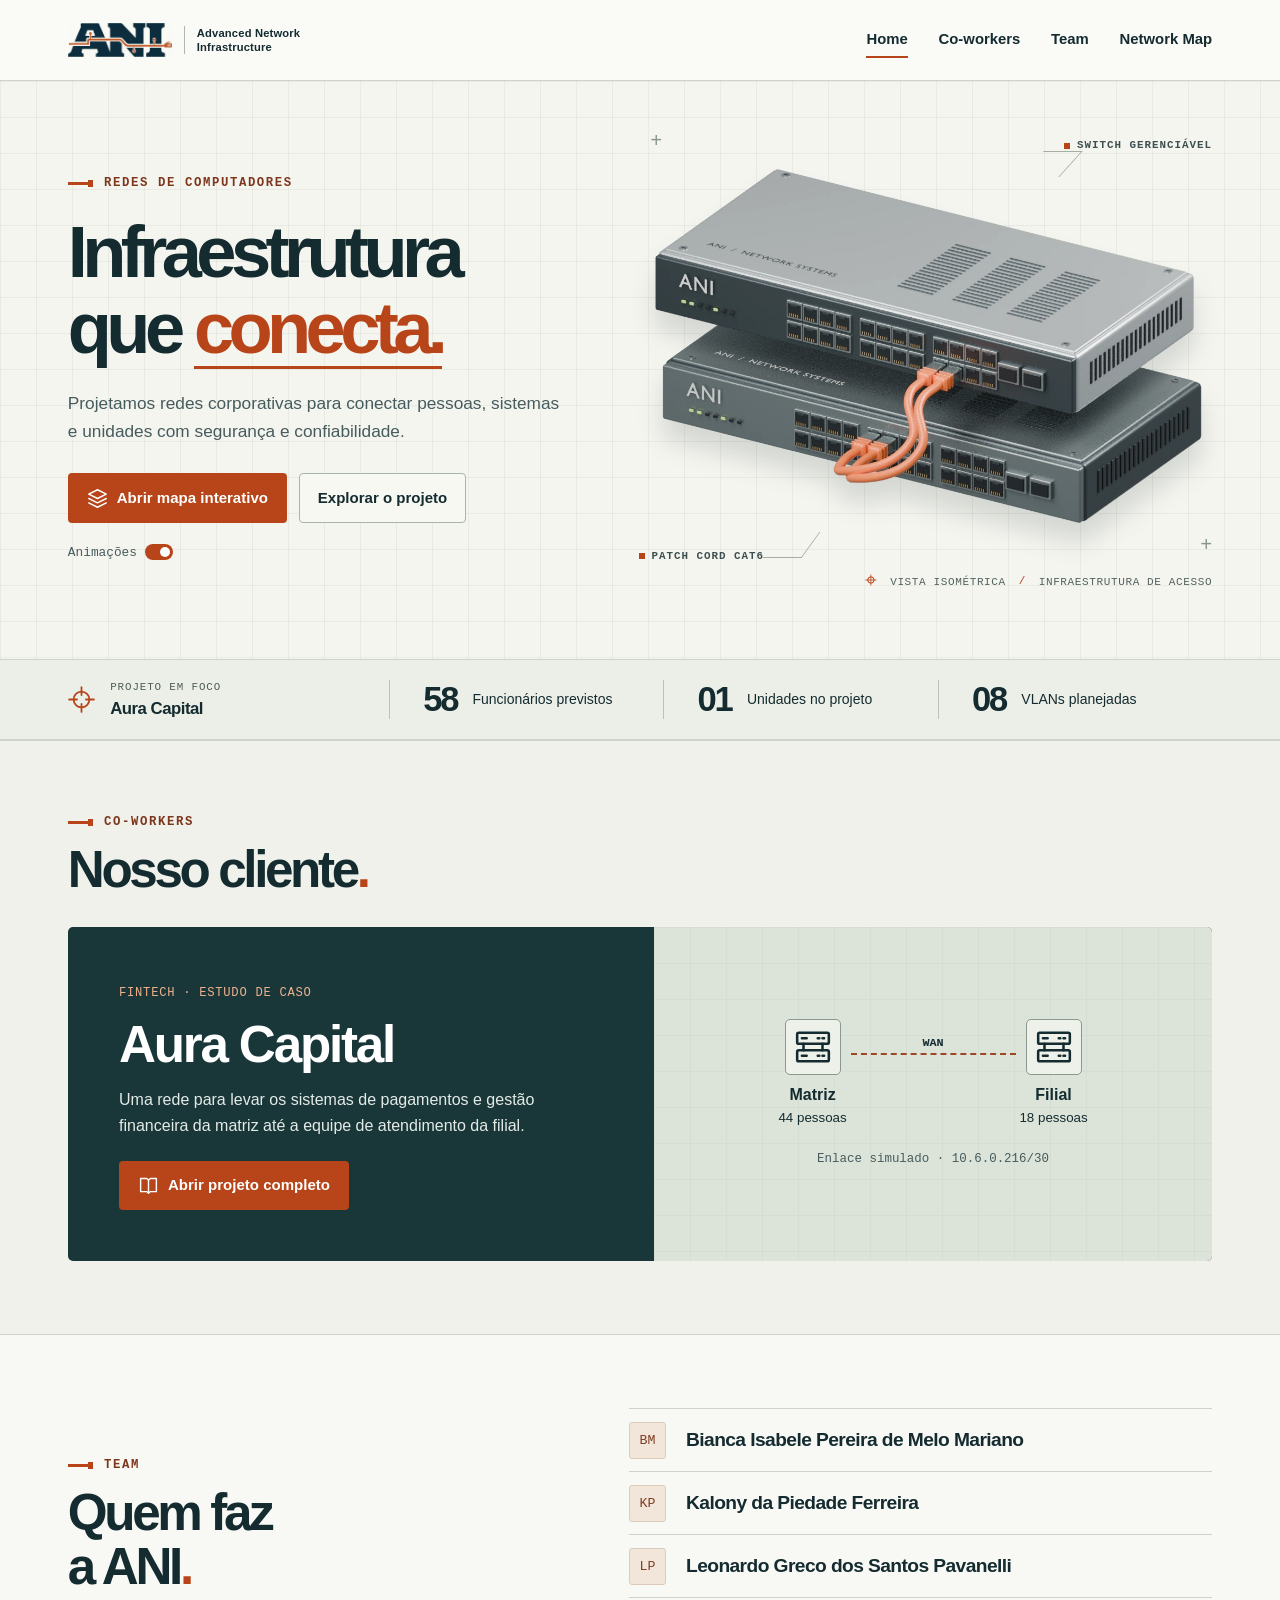
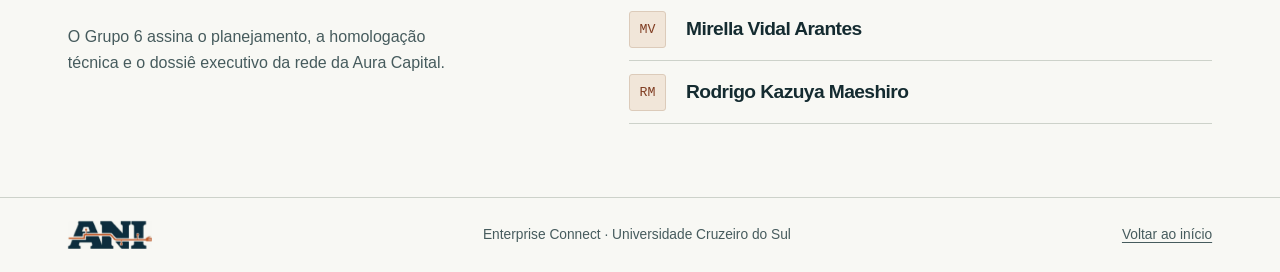
<file: index.html>
<!doctype html>
<html lang="pt-BR">

<head>
  <meta charset="utf-8">
  <meta name="viewport" content="width=device-width, initial-scale=1">
  <meta name="theme-color" content="#fafaf7">
  <meta name="description"
    content="Infraestrutura de redes corporativas da ANI e estudo de caso da fintech Aura Capital.">
  <title>ANI — Advanced Network Infrastructure</title>
  <link rel="icon" href="assets/logo_ani.svg">
  <link rel="stylesheet" href="style.css">
  <script defer src="script.js"></script>
</head>

<body>
  <a class="skip" href="#conteudo">Ir para o conteúdo</a>
  <header class="main-header">
    <div class="wrap head-row">
      <a class="brand" href="#home" aria-label="ANI, página inicial"><img src="assets/ani.webp" width="104" height="34"
          alt="ANI"><span>Advanced Network<br>Infrastructure</span></a><button class="menu-toggle" hidden type="button"
        aria-expanded="false" aria-controls="nav"><svg class="ico" aria-hidden="true" viewBox="0 0 24 24" fill="none"
          stroke="currentColor" stroke-width="1.6" stroke-linecap="round" stroke-linejoin="round">
          <path d="M3 6h18M3 12h18M3 18h18" />
        </svg> Menu</button>
      <nav id="nav" aria-label="Navegação principal">
        <a href="#home" lang="en" aria-current="location">Home</a>
        <a href="#co-workers" lang="en">Co-workers</a>
        <a href="#team" lang="en">Team</a>
        <a href="network-map.html" lang="en">Network Map</a>
      </nav>
    </div>
  </header>
  <main id="conteudo">
    <section id="home" class="hero">
      <div class="wrap hero-layout">
        <div class="hero-copy">
          <div class="eyebrow">
            <i></i>Redes de Computadores
          </div>
          <h1 aria-label="Infraestrutura que conecta.">
            Infraestrutura<br>que <em class="hero-word">conecta.</em>
          </h1>
          <p>
            Projetamos redes corporativas para conectar pessoas, sistemas e unidades com segurança e confiabilidade.
          </p>
          <div class="actions">
            <a class="btn hot" href="network-map.html"><svg class="ico" aria-hidden="true" viewBox="0 0 24 24" fill="none"
                stroke="currentColor" stroke-width="1.6" stroke-linecap="round" stroke-linejoin="round">
                <path d="m2 7 10-5 10 5-10 5zM2 12l10 5 10-5M2 17l10 5 10-5" />
              </svg> Abrir mapa interativo</a><a class="btn quiet" href="aura-capital.html">Explorar o projeto</a>
          </div>
          <button class="motion-control" type="button" aria-pressed="false" hidden>Animações <span aria-hidden="true"></span></button>
        </div>
        <figure class="hero-figure">
          <span class="guide g1">+</span><span class="guide g2">+</span>
          <div class="part-label top-label">
            <b></b>Switch gerenciável
          </div>
          <img src="assets/switches.webp"
            alt="Ilustração em perspectiva de dois switches com portas Ethernet e cabos de cobre laranja." width="1200"
            height="820">
          <div class="part-label bottom-label">
            <b></b>Patch cord Cat6
          </div>
          <figcaption>
            <span class="tiny-cross">⌖</span> Vista isométrica <span>/</span> Infraestrutura de acesso
          </figcaption>
        </figure>
      </div>
    </section>
    <section class="spec-band" aria-label="Dados do projeto Aura Capital">
      <div class="wrap spec-row">
        <div class="spec-label">
          <svg class="ico" aria-hidden="true" viewBox="0 0 24 24" fill="none" stroke="currentColor" stroke-width="1.6"
            stroke-linecap="round" stroke-linejoin="round">
            <circle cx="12" cy="12" r="7" />
            <path d="M12 1v7m0 8v7M1 12h7m8 0h7" />
          </svg><span>Projeto em foco<strong>Aura Capital</strong></span>
        </div>
        <div>
          <strong data-counter>62</strong><span>Funcionários previstos</span>
        </div>
        <div>
          <strong data-counter>02</strong><span>Unidades no projeto</span>
        </div>
        <div>
          <strong data-counter>09</strong><span>VLANs planejadas</span>
        </div>
      </div>
    </section>
    <section class="client-area" id="co-workers">
      <div class="wrap">
        <div class="eyebrow">
          <i></i>Co-workers
        </div>
        <h2>
          Nosso cliente<span>.</span>
        </h2>
        <article class="client-card">
          <div class="client-copy">
            <span class="plain-meta">Fintech · Estudo de caso</span>
            <h3>
              <a href="aura-capital.html">Aura Capital</a>
            </h3>
            <p>
              Uma rede para levar os sistemas de pagamentos e gestão financeira da matriz até a equipe de atendimento da
              filial.
            </p>
            <a class="btn hot" href="aura-capital.html"><svg class="ico" aria-hidden="true" viewBox="0 0 24 24"
                fill="none" stroke="currentColor" stroke-width="1.6" stroke-linecap="round" stroke-linejoin="round">
                <path d="M3 4h7l2 2 2-2h7v15h-7l-2 2-2-2H3zM12 6v15" />
              </svg> Abrir projeto completo</a>
          </div>
          <div class="client-diagram">
            <div class="map-pair">
              <span><svg class="ico" aria-hidden="true" viewBox="0 0 24 24" fill="none" stroke="currentColor"
                  stroke-width="1.6" stroke-linecap="round" stroke-linejoin="round">
                  <rect x="2" y="3" width="20" height="7" rx="1" />
                  <rect x="2" y="14" width="20" height="7" rx="1" />
                  <path d="M5 6.5h3m7 0h1m2 0h1M5 17.5h3m7 0h1m2 0h1M6 10v4m12-4v4" />
                </svg><b>Matriz</b><small>44 pessoas</small></span><i><small>WAN</small></i><span><svg class="ico"
                  aria-hidden="true" viewBox="0 0 24 24" fill="none" stroke="currentColor" stroke-width="1.6"
                  stroke-linecap="round" stroke-linejoin="round">
                  <rect x="2" y="3" width="20" height="7" rx="1" />
                  <rect x="2" y="14" width="20" height="7" rx="1" />
                  <path d="M5 6.5h3m7 0h1m2 0h1M5 17.5h3m7 0h1m2 0h1M6 10v4m12-4v4" />
                </svg><b>Filial</b><small>18 pessoas</small></span>
            </div>
            <p>
              Enlace simulado · 10.6.0.216/30
            </p>
          </div>
        </article>
      </div>
    </section>
    <section class="wrap section team-section" id="team">
      <div>
        <div class="eyebrow">
          <i></i>Team
        </div>
        <h2>
          Quem faz <br>a ANI<span>.</span>
        </h2>
        <p>
          O Grupo 6 assina o planejamento, a homologação técnica e o dossiê executivo da rede da Aura Capital.
        </p>
      </div>
      <ul class="people">
        <li>
          <span class="monogram">BM</span><strong>Bianca Isabele Pereira de Melo Mariano</strong>
        </li>
        <li>
          <span class="monogram">KP</span><strong>Kalony da Piedade Ferreira</strong>
        </li>
        <li>
          <span class="monogram">LP</span><strong>Leonardo Greco dos Santos Pavanelli</strong>
        </li>
        <li>
          <span class="monogram">MV</span><strong>Mirella Vidal Arantes</strong>
        </li>
        <li>
          <span class="monogram">RM</span><strong>Rodrigo Kazuya Maeshiro</strong>
        </li>
      </ul>
    </section>
  </main>
  <footer>
    <div class="wrap footer-row">
      <a class="brand" href="index.html#home"><img src="assets/ani.webp" alt="ANI" width="84"
          height="28"></a><span>Enterprise Connect · Universidade Cruzeiro do Sul</span><a href="#home">Voltar ao
        início</a>
    </div>
  </footer>
</body>

</html>
</file>
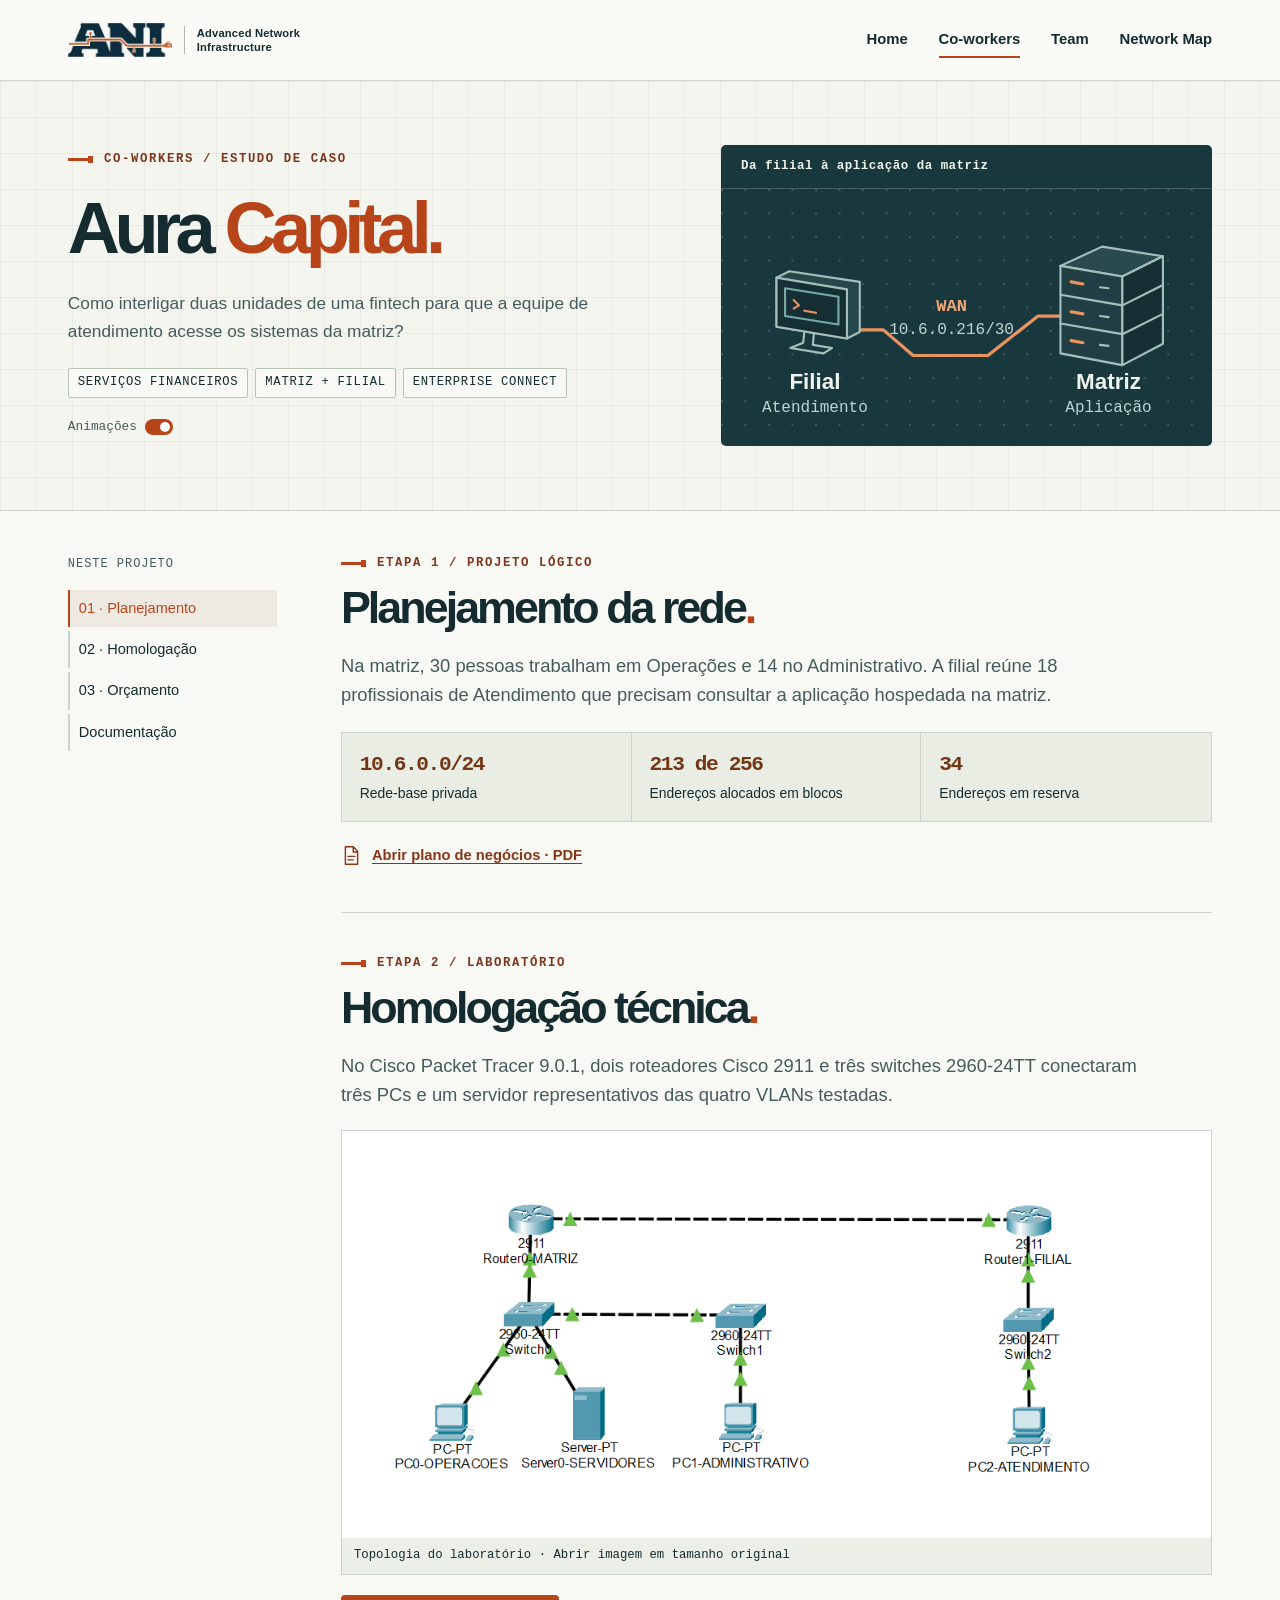
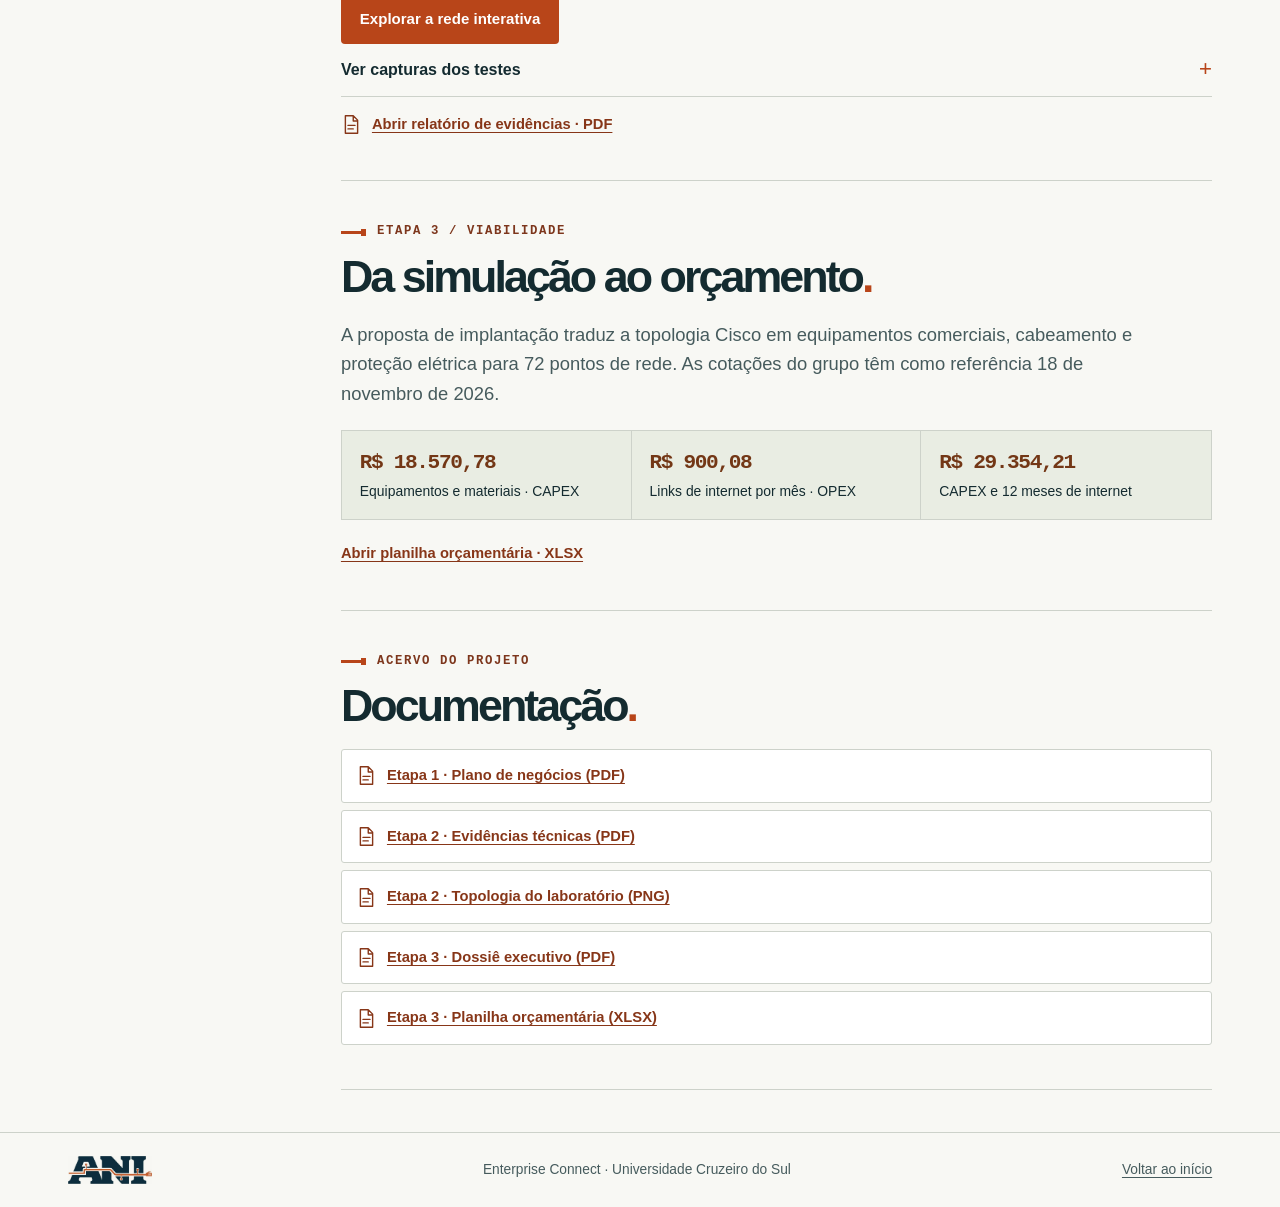
<file: aura-capital.html>
<!doctype html>
<html lang="pt-BR">

<head>
  <meta charset="utf-8">
  <meta name="viewport" content="width=device-width, initial-scale=1">
  <meta name="theme-color" content="#fafaf7">
  <meta name="description"
    content="Infraestrutura de redes corporativas da ANI e estudo de caso da fintech Aura Capital.">
  <title>Aura Capital — Projeto de redes da ANI</title>
  <link rel="icon" href="assets/logo_ani.svg">
  <link rel="stylesheet" href="style.css">
  <script defer src="script.js"></script>
</head>

<body>
  <a class="skip" href="#conteudo">Ir para o conteúdo</a>
  <header class="main-header">
    <div class="wrap head-row">
      <a class="brand" href="index.html#home" aria-label="ANI, página inicial"><img src="assets/ani.webp" width="104"
          height="34" alt="ANI"><span>Advanced Network<br>Infrastructure</span></a><button class="menu-toggle" hidden
        type="button" aria-expanded="false" aria-controls="nav"><svg class="ico" aria-hidden="true" viewBox="0 0 24 24"
          fill="none" stroke="currentColor" stroke-width="1.6" stroke-linecap="round" stroke-linejoin="round">
          <path d="M3 6h18M3 12h18M3 18h18" />
        </svg> Menu</button>
      <nav id="nav" aria-label="Navegação principal">
        <a href="index.html#home" lang="en">Home</a>
        <a href="index.html#co-workers" lang="en" aria-current="location">Co-workers</a>
        <a href="index.html#team" lang="en">Team</a>
        <a href="network-map.html" lang="en">Network Map</a>
      </nav>
    </div>
  </header>
  <main id="conteudo">
    <section class="case-hero" id="caso">
      <div class="wrap case-hero-layout">
        <div>
          <div class="eyebrow">
            <i></i>Co-workers / Estudo de caso
          </div>
          <h1>
            Aura <em>Capital.</em>
          </h1>
          <p>
            Como interligar duas unidades de uma fintech para que a equipe de atendimento acesse os sistemas da matriz?
          </p>
          <div class="chips">
            <span class="chip">Serviços financeiros</span><span class="chip">Matriz + filial</span><span
              class="chip">Enterprise Connect</span>
          </div>
          <button class="motion-control" type="button" aria-pressed="false" hidden>Animações <span aria-hidden="true"></span></button>
        </div>
        <figure class="case-network">
          <figcaption>Da filial à aplicação da matriz</figcaption>
          <svg viewBox="0 0 460 240" role="img" aria-labelledby="case-network-title">
            <title id="case-network-title">Um terminal de atendimento da filial se conecta pela WAN ao servidor da aplicação na matriz. O enlace usa a sub-rede 10.6.0.216/30.</title>
            <defs>
              <pattern id="network-grid" width="22" height="22" patternUnits="userSpaceOnUse">
                <circle cx="1" cy="1" r="1" fill="#486267"/>
              </pattern>
              <path id="network-cable" d="M107 132h45l28 24h70l47-37h38"/>
            </defs>
            <rect width="460" height="240" fill="url(#network-grid)"/>
            <g fill="none" stroke-linecap="round" stroke-linejoin="round">
              <use href="#network-cable" stroke="#eb935f" stroke-width="3"/>
              <use class="case-network-packet" href="#network-cable" stroke="#fff4d9" stroke-width="4"/>
              <g stroke="#a4bfba" stroke-width="2">
                <path fill="#25464a" d="m52 83 12-6 66 10v47l-12 6-66-11z"/>
                <path fill="#162f34" d="m52 83 66 11v46l-66-11z"/>
                <path stroke="#75aaa3" d="m60 93 50 8v26l-50-8z"/>
                <path d="m78 134-1 10-12 5 31 5 8-5-18-3 1-10"/>
                <path stroke="#eb935f" d="m68 104 5 5-5 3m10 2 11 2"/>
              </g>
              <g stroke="#a4bfba" stroke-width="2">
                <path fill="#294b50" d="m318 72 39-18 57 9-38 19z"/>
                <path fill="#203e43" d="m318 72 58 10v83l-58-11z"/>
                <path fill="#162f34" d="m376 82 38-19v82l-38 20z"/>
                <path d="m318 99 58 10 38-19m-96 36 58 10 38-19"/>
                <path stroke="#eb935f" stroke-width="3" d="m328 87 11 2m-11 26 11 2m-11 25 11 2"/>
                <path d="m355 92 8 1m-8 26 8 1m-8 26 8 1"/>
              </g>
            </g>
            <g text-anchor="middle" class="network-labels">
              <text x="88" y="187">Filial</text>
              <text x="363" y="187">Matriz</text>
              <text class="network-detail" x="88" y="209">Atendimento</text>
              <text class="network-detail" x="363" y="209">Aplicação</text>
              <text class="network-wan" x="216" y="114">WAN</text>
              <text class="network-detail" x="216" y="136">10.6.0.216/30</text>
            </g>
          </svg>
        </figure>
      </div>
    </section>
    <div class="wrap case-layout">
      <aside>
        <nav aria-label="Índice do projeto">
          <p>
            Neste projeto
          </p>
          <a href="#etapa-1">01 · Planejamento</a><a href="#etapa-2">02 ·
            Homologação</a><a href="#etapa-3">03 · Orçamento</a><a href="#materiais">Documentação</a>
        </nav>
      </aside>
      <div class="case-content">
        <section class="case-stage" id="etapa-1">
          <div class="eyebrow">
            <i></i>Etapa 1 / Projeto lógico
          </div>
          <h2>
            Planejamento da rede<span>.</span>
          </h2>
          <p class="intro">
            Na matriz, 30 pessoas trabalham em Operações e 14 no Administrativo. A filial reúne 18 profissionais de
            Atendimento que precisam consultar a aplicação hospedada na matriz.
          </p>
          <div class="metrics">
            <div>
              <b>10.6.0.0/24</b><span>Rede-base privada</span>
            </div>
            <div>
              <b><span data-counter>220</span> de 256</b><span>Endereços alocados em blocos</span>
            </div>
            <div>
              <b data-counter>36</b><span>Endereços em reserva</span>
            </div>
          </div>
          <a class="doc-link" href="materiais/Etapa1_PlanoDeNegocios_Grupo6.pdf"><svg class="ico" aria-hidden="true"
              viewBox="0 0 24 24" fill="none" stroke="currentColor" stroke-width="1.6" stroke-linecap="round"
              stroke-linejoin="round">
              <path d="M5 2h9l5 5v15H5zM14 2v6h5M8 13h8m-8 4h6" />
            </svg><span>Abrir plano de negócios · PDF</span></a>
        </section>
        <section class="case-stage" id="etapa-2">
          <div class="eyebrow">
            <i></i>Etapa 2 / Laboratório
          </div>
          <h2>
            Homologação técnica<span>.</span>
          </h2>
          <p class="intro">
            No Cisco Packet Tracer 9.0.1, dois roteadores Cisco 2911 e três switches 2960-24TT conectaram três PCs e um
            servidor representativos das quatro VLANs testadas.
          </p>
          <figure class="topology">
            <a href="materiais/topologia.png" aria-label="Abrir a topologia em tamanho original"><img
                src="materiais/topologia.png" width="1072" height="502"
                alt="Dois roteadores unidos pela WAN. Na matriz, dois switches conectam Operações, Administrativo e Servidores. Na filial, o terceiro switch conecta Atendimento."></a>
            <figcaption>
              Topologia do laboratório · Abrir imagem em tamanho original
            </figcaption>
          </figure>
          <a class="btn hot" href="network-map.html">Explorar a rede interativa</a>
          <details class="fold">
            <summary>
              Ver capturas dos testes
            </summary>
            <div class="fold-content">
              <div class="evidence">
                <figure>
                  <a href="assets/gateway-administrativo.png"><img src="assets/gateway-administrativo.png"
                      loading="lazy" alt="Administrativo até o gateway"></a>
                  <figcaption>
                    Administrativo até o gateway
                  </figcaption>
                </figure>
                <figure>
                  <a href="assets/entre-vlans.png"><img src="assets/entre-vlans.png" loading="lazy"
                      alt="Operações até o Administrativo"></a>
                  <figcaption>
                    Operações até o Administrativo
                  </figcaption>
                </figure>
                <figure>
                  <a href="assets/filial-matriz.png"><img src="assets/filial-matriz.png" loading="lazy"
                      alt="Atendimento até o gateway e o servidor"></a>
                  <figcaption>
                    Atendimento até o gateway e o servidor
                  </figcaption>
                </figure>
              </div>
            </div>
          </details>
          <a class="doc-link" href="materiais/Etapa2_Evidencias_Grupo6.pdf"><svg class="ico" aria-hidden="true"
              viewBox="0 0 24 24" fill="none" stroke="currentColor" stroke-width="1.6" stroke-linecap="round"
              stroke-linejoin="round">
              <path d="M5 2h9l5 5v15H5zM14 2v6h5M8 13h8m-8 4h6" />
            </svg><span>Abrir relatório de evidências · PDF</span></a>
        </section>
        <section class="case-stage" id="etapa-3">
          <div class="eyebrow">
            <i></i>Etapa 3 / Viabilidade
          </div>
          <h2>
            Da simulação ao orçamento<span>.</span>
          </h2>
          <p class="intro">
            A proposta de implantação traduz a topologia Cisco em equipamentos comerciais, cabeamento e proteção
            elétrica para 72 pontos de rede. As cotações do grupo têm como referência 18 de novembro de 2026.
          </p>
          <div class="metrics budget">
            <div>
              <b data-counter="brl">R$ 39.174,52</b><span>Equipamentos e materiais · CAPEX</span>
            </div>
            <div>
              <b data-counter="brl">R$ 1.900,00</b><span>Links de internet por mês · OPEX</span>
            </div>
            <div>
              <b data-counter="brl">R$ 61.974,52</b><span>CAPEX e 12 meses de internet</span>
            </div>
          </div>
          <a class="doc-link" href="materiais/Planilha_Orcamentaria_Grupo6.xlsx">Abrir planilha orçamentária · XLSX</a>
        </section>
        <section class="case-stage" id="materiais">
          <div class="eyebrow">
            <i></i>Acervo do projeto
          </div>
          <h2>
            Documentação<span>.</span>
          </h2>
          <div class="documents">
            <a class="doc-link" href="materiais/Etapa1_PlanoDeNegocios_Grupo6.pdf"><svg class="ico" aria-hidden="true"
                viewBox="0 0 24 24" fill="none" stroke="currentColor" stroke-width="1.6" stroke-linecap="round"
                stroke-linejoin="round">
                <path d="M5 2h9l5 5v15H5zM14 2v6h5M8 13h8m-8 4h6" />
              </svg><span>Etapa 1 · Plano de negócios (PDF)</span></a><a class="doc-link"
              href="materiais/Etapa2_Evidencias_Grupo6.pdf"><svg class="ico" aria-hidden="true" viewBox="0 0 24 24"
                fill="none" stroke="currentColor" stroke-width="1.6" stroke-linecap="round" stroke-linejoin="round">
                <path d="M5 2h9l5 5v15H5zM14 2v6h5M8 13h8m-8 4h6" />
              </svg><span>Etapa 2 · Evidências técnicas (PDF)</span></a><a class="doc-link"
              href="materiais/topologia.png"><svg class="ico" aria-hidden="true" viewBox="0 0 24 24" fill="none"
                stroke="currentColor" stroke-width="1.6" stroke-linecap="round" stroke-linejoin="round">
                <path d="M5 2h9l5 5v15H5zM14 2v6h5M8 13h8m-8 4h6" />
              </svg><span>Etapa 2 · Topologia do laboratório (PNG)</span></a><a class="doc-link"
              href="materiais/Dossie_Final_Consolidado_Grupo6.pdf"><svg class="ico" aria-hidden="true"
                viewBox="0 0 24 24" fill="none" stroke="currentColor" stroke-width="1.6" stroke-linecap="round"
                stroke-linejoin="round">
                <path d="M5 2h9l5 5v15H5zM14 2v6h5M8 13h8m-8 4h6" />
              </svg><span>Etapa 3 · Dossiê executivo (PDF)</span></a><a class="doc-link"
              href="materiais/Planilha_Orcamentaria_Grupo6.xlsx"><svg class="ico" aria-hidden="true" viewBox="0 0 24 24"
                fill="none" stroke="currentColor" stroke-width="1.6" stroke-linecap="round" stroke-linejoin="round">
                <path d="M5 2h9l5 5v15H5zM14 2v6h5M8 13h8m-8 4h6" />
              </svg><span>Etapa 3 · Planilha orçamentária (XLSX)</span></a>
          </div>
        </section>
      </div>
    </div>
  </main>
  <footer>
    <div class="wrap footer-row">
      <a class="brand" href="index.html#home"><img src="assets/ani.webp" alt="ANI" width="84"
          height="28"></a><span>Enterprise Connect · Universidade Cruzeiro do Sul</span><a href="#caso">Voltar ao
        início</a>
    </div>
  </footer>
</body>

</html>
</file>
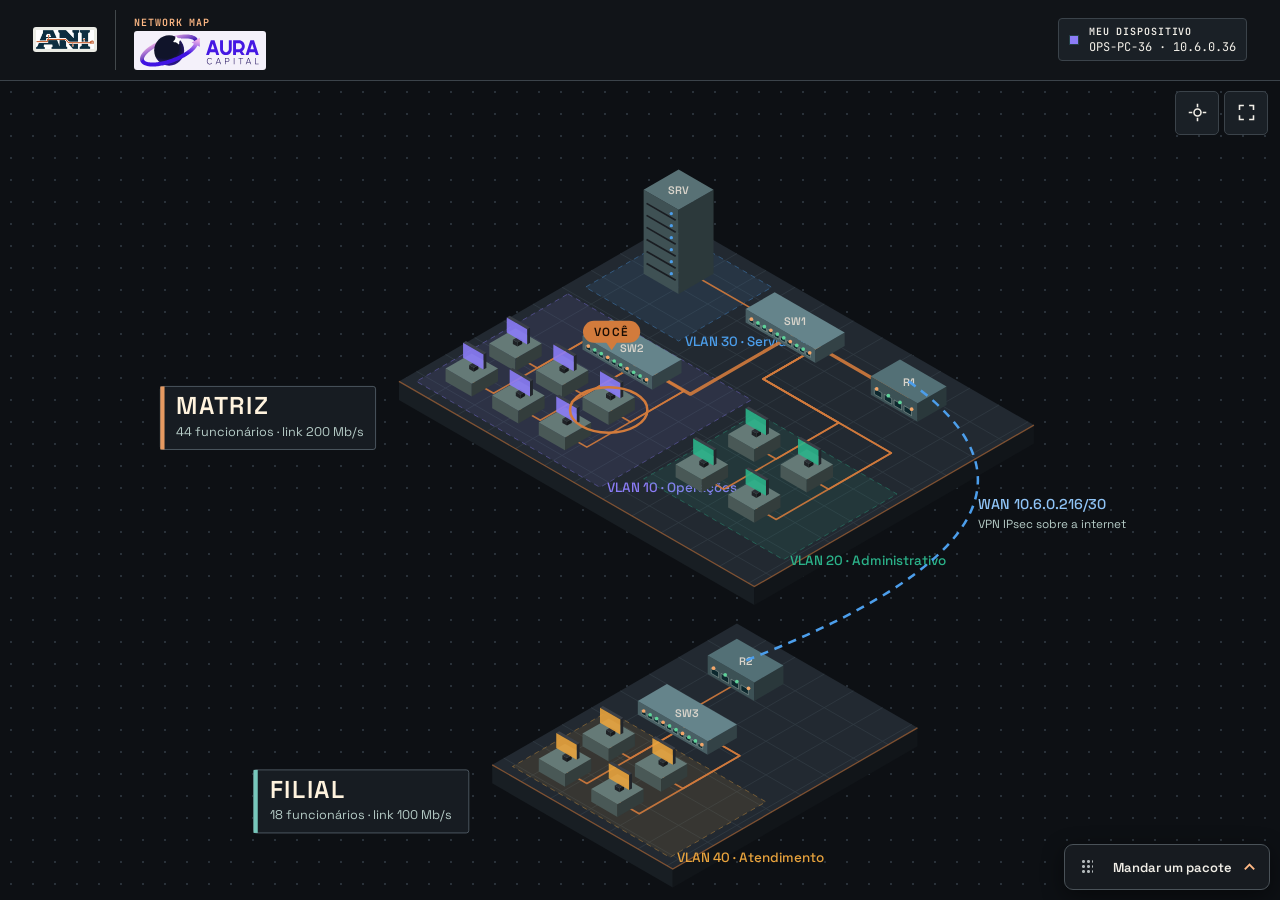
<file: network-map.html>
<!DOCTYPE html>
<html lang="pt-BR">
<head>
<meta charset="utf-8">
<meta name="viewport" content="width=device-width,initial-scale=1,viewport-fit=cover">
<meta name="theme-color" content="#101317">
<title>Network Map · Aura Capital | ANI</title>
<link rel="icon" href="assets/logo_ani.svg">
<link rel="preconnect" href="https://fonts.googleapis.com">
<link href="https://fonts.googleapis.com/css2?family=Space+Grotesk:wght@400;500;600&family=JetBrains+Mono:wght@400;500&display=swap" rel="stylesheet">
<style>
:root{--bg:#0c0e11;--panel:#171b20;--panel2:#22282e;--line:#3b434a;--tx:#f1eee7;--mu:#b2b8ba;--cu:#efa267;--cu2:#ffb985;
--v10:#8b7cf6;--v20:#2bb38a;--v30:#4c9eeb;--v40:#e8a33d;--st:env(safe-area-inset-top);--sb:env(safe-area-inset-bottom)}
*{box-sizing:border-box;margin:0;padding:0;-webkit-tap-highlight-color:transparent}
html,body{height:100%;background:var(--bg);color:var(--tx);font-family:'Space Grotesk',system-ui,sans-serif;overflow:hidden;overscroll-behavior:none;-webkit-user-select:none;user-select:none}
.mono{font-family:'JetBrains Mono',ui-monospace,Menlo,monospace}
button{font:inherit;color:inherit;border:0;background:none;cursor:pointer}
.scr{position:fixed;inset:0}
.hide{display:none!important}
.btn{display:inline-flex;align-items:center;justify-content:center;gap:8px;height:52px;padding:0 22px;border-radius:14px;background:var(--cu);color:#1a0e05;font-weight:600;font-size:17px;transition:transform .15s}
.btn:active{transform:scale(.97)}
.btn.ghost{background:var(--panel2);color:var(--tx);border:1px solid var(--line);font-weight:500}
/* intro */
#intro{display:flex;flex-direction:column;justify-content:space-between;padding:calc(var(--st) + 28px) 24px calc(var(--sb) + 24px);
background:
linear-gradient(180deg,rgba(12,14,17,.2),var(--bg) 75%),
repeating-linear-gradient(30deg,transparent 0 38px,rgba(210,123,60,.07) 38px 39px),
repeating-linear-gradient(150deg,transparent 0 38px,rgba(210,123,60,.07) 38px 39px),var(--bg)}
.brand{display:flex;align-items:center;gap:10px;font-size:13px;letter-spacing:.14em;color:var(--mu)}
.brand b{color:var(--cu2);font-weight:600;letter-spacing:.08em;font-size:15px}
.brand i{width:26px;height:2px;background:var(--cu);display:inline-block;position:relative}
.brand i:after{content:'';position:absolute;right:-3px;top:-3px;width:8px;height:8px;border-radius:50%;background:var(--cu)}
h1{font-size:clamp(32px,9vw,46px);line-height:1.05;font-weight:600;letter-spacing:-.02em;margin:18px 0 14px}
h1 em{font-style:normal;color:var(--cu2)}
.lead{color:var(--mu);font-size:17px;line-height:1.5;max-width:30ch}
#term{background:rgba(20,23,28,.85);border:1px solid var(--line);border-radius:14px;padding:14px 14px 10px;font-size:12.5px;line-height:1.75;min-height:150px;margin:18px 0}
#term .ln{opacity:0;transform:translateY(4px);animation:in .35s forwards;white-space:nowrap;overflow:hidden;text-overflow:ellipsis}
#term .k{color:var(--cu2)}#term .d{color:var(--mu)}#term .ok{color:#5fd39a}
@keyframes in{to{opacity:1;transform:none}}
#card{border-radius:18px;overflow:hidden;background:var(--panel);border:1px solid var(--line);margin:16px 0;opacity:0;transform:perspective(800px) rotateX(55deg) translateY(30px);transition:all .8s cubic-bezier(.2,.9,.25,1.1)}
#card.on{opacity:1;transform:none}
#card .band{height:6px}
#card .bd{padding:16px 18px 18px}
#card .lbl{font-size:11px;letter-spacing:.14em;color:var(--mu);text-transform:uppercase}
#card .host{font-size:26px;font-weight:500;margin:4px 0 12px}
.kv{display:grid;grid-template-columns:1fr 1fr;gap:10px 14px}
.kv div span{display:block;font-size:11px;color:var(--mu);letter-spacing:.06em;text-transform:uppercase;margin-bottom:2px}
.kv div b{font-weight:500;font-size:14px}
/* map */
#map {
  display: grid;
  grid-template: "mast" auto "stage" minmax(0,1fr) / 100%;
  background: var(--bg);
}
.mast {
  grid-area: mast; display:flex; align-items:center; gap:18px;
  padding:calc(var(--st) + 10px) clamp(14px,2.6vw,40px) 10px;
  background:#111418; color:var(--tx); border-bottom:1px solid var(--line);
}
.mast .site-back img { display:block; width:64px; background:#ebece5; padding:3px; border-radius:3px; }
.mast .site-back { flex:none; }
.map-title { border-left:1px solid #42484b; padding-left:18px; }
.map-title .aura-logo { display:block; width:132px; height:auto; padding:3px 6px; border-radius:3px; background:#f4f1fa; }
.map-title small, .origin-label, .route-label { font:600 10px/1.5 'JetBrains Mono',monospace; letter-spacing:.09em; text-transform:uppercase; }
.map-title small { color:var(--cu2); }
.stage {
  grid-area:stage; position:relative; min-height:0; overflow:hidden;
  background-color:#0d1014;
  background-image:radial-gradient(circle,#293139 1px,transparent 1.25px);
  background-size:22px 22px;
}
#svg { width:100%;height:100%;touch-action:none;display:block; }
#hud { position:absolute; top:10px;right:12px;display:flex;gap:5px; }
.ib { width:44px;height:44px;display:grid;place-items:center;background:#1a2026;border:1px solid var(--line);border-radius:5px; }
.ib svg { width:21px;height:21px;stroke:var(--tx);fill:none;stroke-width:1.8; }
#me { margin-left:auto;display:flex;align-items:center;gap:10px;padding:5px 10px;background:#1a2026;color:var(--tx);border:1px solid var(--line);border-radius:4px;min-width:0;text-align:left; }
#me .dot { width:10px;height:10px;flex:none;border:1px solid #233e44; }
#me .origin-text { display:grid;min-width:0; }
#meTxt { overflow:hidden;text-overflow:ellipsis;white-space:nowrap;font-size:12px; }
#packetPanel {
  position:absolute;z-index:2;right:10px;bottom:max(10px,var(--sb));
  max-width:calc(100% - 20px);max-height:calc(100% - 20px);
  display:flex;flex-direction:column;overflow:hidden;background:var(--panel);
  border:1px solid #4a5258;border-radius:9px;box-shadow:0 6px 22px #0007;
}
#sheet {
  width:310px;max-width:100%;min-height:0;max-height:min(38dvh,350px);
  padding:10px 12px;overflow:auto;overscroll-behavior:contain;border-top:1px solid var(--line);
}
.panel-bar { display:flex;align-items:center;flex:none; }
#panelToggle {
  flex:1;min-height:44px;display:flex;align-items:center;justify-content:space-between;
  gap:10px;padding:0 12px 0 4px;font-size:13px;font-weight:600;
}
#panelToggle svg { width:15px;height:15px;color:var(--cu2); }
#panelToggle[aria-expanded="false"] svg { transform:rotate(180deg); }
#panelGrip {
  width:44px;height:44px;display:grid;place-items:center;cursor:grab;
  touch-action:none;color:var(--mu);
}
#panelGrip:active { cursor:grabbing; }
#panelGrip::before {
  content:"";width:12px;height:16px;
  background:radial-gradient(circle,var(--mu) 1.3px,transparent 1.6px) 0 0 / 5px 5px;
}
.sh-t { font-size:21px;line-height:1.12;letter-spacing:-.045em;font-weight:600;margin-bottom:9px; }
.sh-s { color:var(--mu);font-size:14px;line-height:1.5;margin-bottom:16px; }
.dests { display:grid;border-top:1px solid var(--line); }
.dest { display:grid;grid-template-columns:12px 1fr auto;gap:12px;align-items:center;text-align:left;padding:9px 4px;border-bottom:1px solid var(--line); }
.dest:hover,.dest:focus-visible { background:var(--panel2); }
.dest .socket { width:10px;height:10px;border:1px solid #233e4480; }
.dest strong { display:block;font-size:17px;letter-spacing:-.025em; }
.dest .m { font-size:12px;color:var(--mu); }
.dest .arrow { font-size:22px;color:var(--cu2); }
.hop-readout {
  position:absolute; left:12px; top:12px; max-width:calc(100% - 124px);
  padding:7px 10px; background:#171b20f2; border-left:3px solid #efa267;
  color:#ffddb7; font:500 12px/1.45 'JetBrains Mono',monospace;
  pointer-events:none; overflow-wrap:anywhere;
}
.hop-readout:empty { display:none; }
.current-link { stroke:#ffd6a1; stroke-width:5; filter:drop-shadow(0 0 3px #eea364); }
.btn,.btn.ghost,.tag,.hdr div,.stats div { border-radius:4px; }
.btn.ghost { color:var(--tx); }
#sheet .ctl { position:sticky;bottom:0;padding-top:6px;background:var(--panel); }
#sheet .ctl .btn { padding-inline:6px; }
.tag.delivered { background:#1a352e;color:#a9eac2; }
.tag{display:inline-block;font-size:11px;letter-spacing:.08em;text-transform:uppercase;padding:3px 8px;border-radius:6px;background:var(--panel2);color:var(--mu);margin-bottom:8px}
.hdr{display:grid;grid-template-columns:1fr 1fr;gap:6px;margin:10px 0 12px}
.hdr div{background:var(--panel2);border-radius:10px;padding:7px 10px;min-width:0}
.hdr span{display:block;font-size:10.5px;letter-spacing:.08em;text-transform:uppercase;color:var(--mu)}
.hdr b{display:block;font-weight:500;font-size:12.5px;white-space:nowrap;overflow:hidden;text-overflow:ellipsis}
.hdr div.chg{animation:chg 1.1s}
@keyframes chg{0%{background:var(--cu);color:#1a0e05}100%{background:var(--panel2)}}
.ctl{display:flex;gap:8px}
.ctl .btn{height:44px;font-size:15px;flex:1}
.ctl.col{flex-direction:column}.ctl.col .btn{flex:none;height:50px}
.prog{height:3px;background:var(--line);border-radius:3px;overflow:hidden;margin:2px 0 12px}
.prog i{display:block;height:100%;background:var(--cu);width:0;transition:width .4s}
.stats{display:grid;grid-template-columns:1fr 1fr;gap:8px;margin:12px 0}
.stats div{background:var(--panel2);border-radius:12px;padding:10px 12px}
.stats b{display:block;font-size:22px;font-weight:600}
.stats span{font-size:12px;color:var(--mu)}
.note{font-size:13px;color:var(--mu);line-height:1.5;border-left:2px solid var(--cu);padding-left:10px;margin:4px 0 14px}
.rows{margin:8px 0 14px;font-size:14px}
.rows div{display:flex;justify-content:space-between;gap:12px;padding:8px 0;border-bottom:1px solid var(--line)}
.rows div span{color:var(--mu)}
.rows div b{font-weight:500;text-align:right}
/* svg anim */
.drop{animation:drop .75s cubic-bezier(.2,.9,.3,1.25) both}
@keyframes drop{from{transform:translateY(-90px);opacity:0}}
.wire{stroke-dasharray:1;stroke-dashoffset:1;animation:draw 1.1s ease-out forwards}
@keyframes draw{to{stroke-dashoffset:0}}
.fade{animation:fd .8s ease both}@keyframes fd{from{opacity:0}}
.blink{animation:bl 1.4s steps(2) infinite}@keyframes bl{50%{opacity:.25}}
.bob{animation:bob 1.4s ease-in-out infinite}@keyframes bob{50%{transform:translateY(-10px)}}
.ring{transform-box:fill-box;transform-origin:center;animation:ring 1.3s ease-out forwards}
@keyframes ring{from{transform:scale(.3);opacity:1}to{transform:scale(2.2);opacity:0}}
.myring{transform-box:fill-box;transform-origin:center;animation:myr 2s ease-out infinite}
@keyframes myr{from{transform:scale(.6);opacity:.9}to{transform:scale(2);opacity:0}}
.bc{stroke-dasharray:6 7;animation:bcm .5s linear infinite}@keyframes bcm{to{stroke-dashoffset:-13}}
.dev{cursor:pointer}
.dev.sel .face,.dev:hover .face{stroke:#f6d7b5;stroke-width:1.8}
#toast{position:absolute;left:50%;top:calc(var(--st) + 64px);transform:translate(-50%,-10px);background:var(--cu);color:#1a0e05;font-weight:600;font-size:14px;padding:9px 16px;border-radius:999px;opacity:0;transition:all .3s;pointer-events:none;white-space:nowrap}
#toast.on{opacity:1;transform:translate(-50%,0)}
@media (prefers-reduced-motion:reduce){.drop,.wire,.fade,.bob,.myring,.blink{animation:none!important;stroke-dashoffset:0}}

#intro { overflow-y: auto; gap: 16px; }
#intro > div { flex-shrink: 0; }
#intro .brand { flex-wrap: wrap; }
.site-back { color: var(--tx); text-decoration: none; }
#map :focus-visible, #intro :focus-visible { outline: 2px solid var(--cu2); outline-offset: 2px; }
#intro { background-color:var(--bg);align-items:center;justify-content:safe center; }
#intro > div { width:min(100%,540px); }
#intro .brand img { width:62px;display:block; }
#intro .brand a { background:#f6f4eb;padding:6px;border-radius:3px; }
@media (max-width:759px) {
  .mast { gap:10px;padding-inline:10px; }
  .mast .site-back img { width:48px; }
  .map-title .aura-logo { width:104px; }
  .map-title { padding-left:10px; }
  #me { gap:6px;padding:4px 7px; }
  #meTxt { max-width:24vw;font-size:11px; }
  .dests { grid-template-columns:repeat(2,minmax(0,1fr));column-gap:12px; }
  .dest { grid-template-columns:8px minmax(0,1fr);gap:6px;padding:8px 0; }
  .dest strong { font-size:14px; }
  .dest .m { font-size:10px; }
  .dest .arrow { display:none; }
  .sh-s { margin-bottom:8px; }
}
</style>
</head>
<body>

<section id="intro" class="scr">
  <div>
    <div class="brand"><a class="site-back" href="index.html#home" aria-label="Voltar ao site da ANI"><img src="assets/ani.webp" alt="ANI"></a><i></i> NETWORK MAP</div>
    <h1>Você acabou de entrar na rede da <em>Aura Capital.</em></h1>
    <p class="lead" id="lead">Seu celular vai virar um computador desta rede. Explore os equipamentos e acompanhe um pacote atravessando VLANs, roteadores e a WAN.</p>
    <div id="term" class="mono hide"></div>
    <div id="card"><div class="band" id="cband"></div><div class="bd">
      <div class="lbl">Seu dispositivo</div>
      <div class="host mono" id="chost"></div>
      <div class="kv" id="ckv"></div>
    </div></div>
  </div>
  <div>
    <button class="btn" id="bConnect" style="width:100%">Conectar à rede</button>
    <button class="btn hide" id="bEnter" style="width:100%">Explorar a rede →</button>
  </div>
</section>

<section id="map" class="scr hide">
  <header class="mast">
    <a class="site-back" href="index.html#home" aria-label="Voltar ao site da ANI"><img src="assets/ani.webp" alt="ANI"></a>
    <div class="map-title"><small lang="en">Network Map</small><img class="aura-logo" src="assets/auralogo.svg" width="184" height="50" alt="Aura Capital"></div>
    <button id="me" title="Ver meu dispositivo"><span class="dot" id="meDot"></span><span class="origin-text"><span class="origin-label">Meu dispositivo</span><span class="mono" id="meTxt"></span></span></button>
  </header>
  <div class="stage">
    <svg id="svg" aria-label="Topologia interativa da matriz e da filial" xmlns="http://www.w3.org/2000/svg"></svg>
    <div id="hud">
    <button class="ib" id="bFind" aria-label="Centralizar em mim"><svg viewBox="0 0 24 24"><circle cx="12" cy="12" r="4"/><path d="M12 2v4M12 18v4M2 12h4M18 12h4"/></svg></button>
    <button class="ib" id="bFit" aria-label="Ver a rede inteira"><svg viewBox="0 0 24 24"><path d="M4 9V4h5M20 9V4h-5M4 15v5h5M20 15v5h-5"/></svg></button>
  </div>
    <div class="hop-readout" id="hopReadout"></div>
    <div id="toast" role="status"></div>
    <aside id="packetPanel" aria-label="Painel da simulação">
      <div class="panel-bar">
        <button id="panelGrip" type="button" aria-label="Mover painel com as setas" title="Arraste ou use as setas do teclado"></button>
        <button id="panelToggle" type="button" aria-controls="sheet" aria-expanded="false">
          <span id="panelToggleText">Mandar um pacote</span>
          <svg viewBox="0 0 16 16" aria-hidden="true" fill="none" stroke="currentColor" stroke-width="2"><path d="m3 6 5 5 5-5"/></svg>
        </button>
      </div>
      <div id="sheet" hidden></div>
    </aside>
  </div>
</section>

<script>
(function(){
"use strict";
const $=s=>document.querySelector(s);
const sleep=ms=>new Promise(r=>setTimeout(r,ms));
const NS='http://www.w3.org/2000/svg';
const COPPER='#d27b3c';

/* ---------- dados da rede (dossiê Grupo 6) ---------- */
const VL={
 10:{n:'Operações',c:'#8b7cf6',net:'10.6.0.0/26',gw:'10.6.0.1',mask:'255.255.255.192',lo:2,hi:62,site:'M',pre:'OPS'},
 20:{n:'Administrativo',c:'#2bb38a',net:'10.6.0.64/27',gw:'10.6.0.65',mask:'255.255.255.224',lo:66,hi:94,site:'M',pre:'ADM'},
 30:{n:'Servidores',c:'#4c9eeb',net:'10.6.0.128/28',gw:'10.6.0.129',mask:'255.255.255.240',lo:130,hi:142,site:'M',pre:'SRV'},
 40:{n:'Atendimento',c:'#e8a33d',net:'10.6.0.96/27',gw:'10.6.0.97',mask:'255.255.255.224',lo:98,hi:126,site:'F',pre:'ATD'}};
const SITE={M:'Matriz',F:'Filial'};
const rmac=()=>Array.from({length:6},(_,i)=>{let b=Math.floor(Math.random()*256);if(i===0)b=(b&0xfc)|0x02;return b.toString(16).padStart(2,'0').toUpperCase()}).join(':');

const D=[]; const byId={};
function add(o){D.push(o);byId[o.id]=o;return o}
add({id:'r1',kind:'router',site:'M',x:8.5,y:.9,w:1.6,d:1,h:.55,label:'R1',name:'Roteador da matriz',model:'TP-Link ER7206',sim:'Cisco 2911 no Packet Tracer',mac:'50:91:E3:6A:00:01',
 ifs:{10:'10.6.0.1',20:'10.6.0.65',30:'10.6.0.129',wan:'10.6.0.217'},price:'R$ 1.169,99'});
add({id:'sw1',kind:'switch',site:'M',x:4.2,y:.9,w:2.4,d:1,h:.4,label:'SW1',name:'Switch matriz 1',model:'TP-Link TL-SG3452 · 48 portas',sim:'Cisco 2960-24TT no Packet Tracer',price:'R$ 2.590,90',role:'Servidores e Administrativo. Trunk 802.1Q até o R1 e até o SW2.'});
add({id:'sw2',kind:'switch',site:'M',x:2.2,y:4.5,w:2.4,d:1,h:.4,label:'SW2',name:'Switch matriz 2',model:'TP-Link TL-SG3452 · 48 portas',sim:'Cisco 2960-24TT no Packet Tracer',price:'R$ 2.590,90',role:'Operações. Trunk 802.1Q até o SW1.'});
add({id:'srv',kind:'server',site:'M',vlan:30,x:1,y:1,w:1.2,d:1.2,h:2.5,label:'SRV',name:'Host de servidores',ip:'10.6.0.130',mac:'0C:C4:7A:30:01:30'});
add({id:'r2',kind:'router',site:'F',x:14,y:12,w:1.6,d:1,h:.55,label:'R2',name:'Roteador da filial',model:'TP-Link ER7206',sim:'Cisco 2911 no Packet Tracer',mac:'50:91:E3:6A:00:02',
 ifs:{40:'10.6.0.97',wan:'10.6.0.218'},price:'R$ 1.169,99'});
add({id:'sw3',kind:'switch',site:'F',x:14,y:14.4,w:2.4,d:1,h:.4,label:'SW3',name:'Switch da filial',model:'TP-Link TL-SG3452 · 48 portas',sim:'Cisco 2960-24TT no Packet Tracer',price:'R$ 2.590,90',role:'Atendimento (VLAN 40). Uplink até o R2.'});
const PCS=[];
function pcs(v,list,sw,ips){list.forEach((p,i)=>{const o=add({id:'pc'+v+'_'+i,kind:'pc',site:VL[v].site,vlan:v,x:p[0],y:p[1],w:.9,d:.9,h:.85,sw:sw,ip:'10.6.0.'+ips[i],mac:rmac()});o.name='PC '+VL[v].n;o.host=VL[v].pre+'-PC-'+ips[i];PCS.push(o)})}
pcs(10,[[.8,6.4],[2.4,6.4],[4,6.4],[.8,7.9],[2.4,7.9],[4,7.9]],'sw2',[11,12,13,14,15,16]);
pcs(20,[[7.6,5],[9.4,5],[7.6,6.8],[9.4,6.8]],'sw1',[70,71,72,73]);
pcs(40,[[14,16.4],[15.8,16.4],[14,17.9],[15.8,17.9]],'sw3',[100,101,102,103]);

const C2=o=>[o.x+o.w/2,o.y+o.d/2];
const L=[];
function link(a,b,type,pts){const l={a:byId[a],b:byId[b],type,pts};L.push(l);return l}
link('srv','sw1','access',[C2(byId.srv),[1.6,1.4],C2(byId.sw1)]);
link('sw1','r1','trunk',[C2(byId.sw1),C2(byId.r1)]);
link('sw1','sw2','trunk',[C2(byId.sw1),[5.4,5],C2(byId.sw2)]);
link('r2','sw3','access',[C2(byId.r2),[14.8,14.9],C2(byId.sw3)]);
PCS.forEach(p=>{const c=C2(p),lane=p.x+1.2;
 if(p.sw==='sw2'){const s=C2(byId.sw2);link('sw2',p.id,'access',[s,[lane,s[1]],[lane,c[1]],c])}
 else if(p.sw==='sw1'){const s=C2(byId.sw1);link('sw1',p.id,'access',[s,[6.2,s[1]],[6.2,3.3],[lane,3.3],[lane,c[1]],c])}
 else{const s=C2(byId.sw3);link('sw3',p.id,'access',[s,[lane,s[1]],[lane,c[1]],c])}});
const WAN={a:byId.r1,b:byId.r2,type:'wan'};L.push(WAN);

/* ---------- identidade ---------- */
let me=null;
function pickMe(prevId){
 let cand=PCS.filter(p=>p.id!==prevId);const p=cand[Math.floor(Math.random()*cand.length)];
 const v=VL[p.vlan];const used=PCS.map(q=>q.ip);let ip;
 do{ip='10.6.0.'+(v.lo+8+Math.floor(Math.random()*(v.hi-v.lo-8)))}while(used.includes(ip));
 p.ip=ip;p.mac=rmac();p.host=v.pre+'-PC-'+ip.split('.')[3];return p}
function store(){try{localStorage.setItem('ani6-me',JSON.stringify({id:me.id,ip:me.ip,mac:me.mac,host:me.host}))}catch(e){}}
function restore(){
 try {
  const saved=JSON.parse(localStorage.getItem('ani6-me')||'null');
  const pc=PCS.find(device=>device.id===saved?.id);
  if(!pc || !/^10\.6\.0\.\d{1,3}$/.test(saved.ip) || !/^(?:[0-9a-f]{2}:){5}[0-9a-f]{2}$/i.test(saved.mac)) return null;
  const vlan=VL[pc.vlan], octet=Number(saved.ip.split('.')[3]);
  if(octet<vlan.lo || octet>vlan.hi || PCS.some(other=>other!==pc && other.ip===saved.ip)) return null;
  pc.ip=saved.ip;pc.mac=saved.mac;pc.host=vlan.pre+'-PC-'+octet;
  return pc;
 } catch { return null; }
}

/* ---------- intro ---------- */
function fillCard(){const v=VL[me.vlan];$('#cband').style.background=v.c;$('#chost').textContent=me.host;
 $('#ckv').innerHTML=[['IP',me.ip],['Máscara',v.mask],['Gateway',v.gw],['VLAN',me.vlan+' · '+v.n],['Local',SITE[v.site]],['MAC',me.mac]].map(r=>'<div><span>'+r[0]+'</span><b class="mono">'+r[1]+'</b></div>').join('')}
$('#bConnect').addEventListener('click',async()=>{
 $('#bConnect').classList.add('hide');$('#lead').classList.add('hide');
 me=restore()||pickMe();store();const v=VL[me.vlan];
 const t=$('#term');t.classList.remove('hide');
 const lines=[['k','$ dhclient eth0'],['d','DHCPDISCOVER  0.0.0.0 → 255.255.255.255'],['d','DHCPOFFER     '+me.ip+'  de 10.6.0.130'],['d','DHCPREQUEST   '+me.ip],['ok','DHCPACK       gw '+v.gw+' · dns 10.6.0.130'],['k','VLAN '+me.vlan+' · '+v.n+' · '+SITE[v.site]]];
 for(const l of lines){const d=document.createElement('div');d.className='ln '+l[0];d.textContent=l[1];t.appendChild(d);await sleep(430)}
 await sleep(250);fillCard();$('#card').classList.add('on');buzz(30);
 await sleep(600);$('#bEnter').classList.remove('hide');});
$('#bEnter').addEventListener('click',enterMap);
function buzz(p){try{navigator.vibrate&&navigator.vibrate(p)}catch(e){}}

/* ---------- projeção isométrica ---------- */
const U=40,CO=Math.cos(Math.PI/6);
const P=(x,y,z)=>[(x-y)*CO*U,(x+y)*.5*U-(z||0)*U];
const svg=$('#svg');
function el(t,a,p){const e=document.createElementNS(NS,t);for(const k in a)e.setAttribute(k,a[k]);if(p)p.appendChild(e);return e}
const pts=a=>a.map(q=>P(q[0],q[1],q[2]).map(n=>n.toFixed(1)).join(',')).join(' ');
function shade(hex,f){const n=parseInt(hex.slice(1),16);let r=n>>16,g=(n>>8)&255,b=n&255;r=Math.min(255,Math.round(r*f));g=Math.min(255,Math.round(g*f));b=Math.min(255,Math.round(b*f));return 'rgb('+r+','+g+','+b+')'}
function box(g,x,y,z,w,d,h,col,cls){const c=cls||'face';
 el('polygon',{class:c,points:pts([[x,y+d,z],[x+w,y+d,z],[x+w,y+d,z+h],[x,y+d,z+h]]),fill:shade(col,.72)},g);
 el('polygon',{class:c,points:pts([[x+w,y,z],[x+w,y+d,z],[x+w,y+d,z+h],[x+w,y,z+h]]),fill:shade(col,.5)},g);
 el('polygon',{class:c,points:pts([[x,y,z+h],[x+w,y,z+h],[x+w,y+d,z+h],[x,y+d,z+h]]),fill:shade(col,1)},g);}
const METAL='#65848b';

let sceneBounds;
let world,gCables,gDev,gFx,gPk,built=false,wanPath;
function wanGeom(){const a=P(byId.r1.x+.8,byId.r1.y+.5,.55),b=P(byId.r2.x+.8,byId.r2.y+.5,.55);const m=[(a[0]+b[0])/2+330,(a[1]+b[1])/2];return{a,b,m}}
function bez(g,t){const u=1-t;return[u*u*g.a[0]+2*u*t*g.m[0]+t*t*g.b[0],u*u*g.a[1]+2*u*t*g.m[1]+t*t*g.b[1]]}
function text(g,x,y,s,str,o){const t=el('text',Object.assign({x,y,'font-size':s,fill:'#b6ccc7','font-family':'Space Grotesk,sans-serif','text-anchor':'middle'},o||{}),g);t.textContent=str;return t}

function build(){
 svg.innerHTML='';world=el('g',{},svg);
 const gFloor=el('g',{class:'fade'},world);
 [[0,0,12.2,9.6,'MATRIZ','44 funcionários · link 200 Mb/s'],[13,11,6.2,8.4,'FILIAL','18 funcionários · link 100 Mb/s']].forEach(f=>{
  const [x,y,w,d]=f;box(gFloor,x,y,-.55,w,d,.55,'#222931','floor');
  for(let i=1;i<w;i++)el('line',{x1:P(x+i,y)[0],y1:P(x+i,y)[1],x2:P(x+i,y+d)[0],y2:P(x+i,y+d)[1],stroke:'#303a42','stroke-width':1},gFloor);
  for(let j=1;j<d;j++)el('line',{x1:P(x,y+j)[0],y1:P(x,y+j)[1],x2:P(x+w,y+j)[0],y2:P(x+w,y+j)[1],stroke:'#303a42','stroke-width':1},gFloor);
  el('polyline',{points:pts([[x,y+d,0],[x+w,y+d,0],[x+w,y,0]]),fill:'none',stroke:COPPER,'stroke-width':1.5,opacity:.55},gFloor);
  const lp=P(x+.3,y+d+.9);
  const place=el('g',{transform:'translate('+lp[0]+' '+lp[1]+')'},gFloor);
  el('rect',{x:-263,y:-18,width:256,height:75,rx:3,fill:'#171c22',stroke:'#55616a'},place);
  el('rect',{x:-263,y:-18,width:5,height:75,fill:f[4]==='MATRIZ'?'#e69a61':'#77c7bb'},place);
  text(place,-244,15,29,f[4],{'text-anchor':'start',fill:'#fff3de','font-weight':600,'letter-spacing':'2'});
  text(place,-244,41,15,f[5],{'text-anchor':'start'});});
 [[.4,.4,3.2,3.2,30,'Servidores'],[.3,4.1,6.3,5.2,10,'Operações'],[7.1,4.4,4.8,3.9,20,'Administrativo'],[13.4,15.8,5.4,3.3,40,'Atendimento']].forEach(z=>{
  const [x,y,w,d,v,n]=z;el('polygon',{points:pts([[x,y,0],[x+w,y,0],[x+w,y+d,0],[x,y+d,0]]),fill:VL[v].c,'fill-opacity':.1,stroke:VL[v].c,'stroke-opacity':.45,'stroke-dasharray':'6 5'},gFloor);
  const q=P(x+w,y+d);text(gFloor,q[0]+8,q[1]+6,16,'VLAN '+v+' · '+n,{'text-anchor':'start',fill:VL[v].c,'font-weight':500});});
 gCables=el('g',{},world);
 L.forEach((l,i)=>{if(l.type==='wan')return;l.el=el('polyline',{class:'wire',pathLength:1,points:pts(l.pts.map(p=>[p[0],p[1],.02])),fill:'none',stroke:COPPER,'stroke-width':l.type==='trunk'?4:2,'stroke-linejoin':'round',opacity:.9,style:'animation-delay:'+(600+i*40)+'ms'},gCables)});
 gDev=el('g',{},world);
 D.slice().sort((a,b)=>(a.x+a.w/2+a.y+a.d/2)-(b.x+b.w/2+b.y+b.d/2)).forEach((o,i)=>{
  const g=el('g',{class:'dev drop','data-id':o.id,style:'animation-delay:'+(150+i*55)+'ms'},gDev);o.g=g;drawDev(g,o)});
 const W=wanGeom();wanPath=W;
 const gW=el('g',{class:'fade',style:'animation-delay:1.6s'},world);
 WAN.el=el('path',{d:'M'+W.a+' Q'+W.m+' '+W.b,fill:'none',stroke:'#4c9eeb','stroke-width':3,'stroke-dasharray':'10 8'},gW);
 const pk=bez(W,.5);
 text(gW,pk[0]+14,pk[1]-14,17,'WAN 10.6.0.216/30',{'text-anchor':'start',fill:'#8fc3f5','font-weight':500});
 text(gW,pk[0]+14,pk[1]+8,14,'VPN IPsec sobre a internet',{'text-anchor':'start'});
 gFx=el('g',{},world);gPk=el('g',{},world);
 youMarker();sceneBounds=world.getBBox();built=true}
function drawDev(g,o){
 const{x,y,w,d,h}=o;
 if(o.kind==='router'||o.kind==='switch'){box(g,x,y,0,w,d,h,o.kind==='router'?'#537076':METAL);
  const ports=o.kind==='switch'?10:4;
  for(let i=0;i<ports;i++){
   const px=x+.12+i*(w-.24)/ports, pw=(w-.24)/ports*.75;
   el('polygon',{points:pts([[px,y+d,.08],[px+pw,y+d,.08],[px+pw,y+d,h*.45],[px,y+d,h*.45]]),fill:'#0d282e',stroke:'#9fb0a9','stroke-width':.6},g);
  }
  const n=o.kind==='router'?4:10;for(let i=0;i<n;i++){const p=P(x+.2+i*(w-.4)/(n-1),y+d,h*.5);el('circle',{cx:p[0],cy:p[1],r:2.2,fill:i%3?'#5fd39a':'#f2a66a',class:'blink',style:'animation-delay:'+(Math.random()*1.4).toFixed(2)+'s'},g)}
  const t=P(x+w/2,y+d/2,h);text(g,t[0],t[1]+5,13,o.label,{fill:'#d9d4cb','font-weight':600,'pointer-events':'none'});}
 else if(o.kind==='server'){box(g,x,y,0,w,d,h,'#587175');
  for(let k=1;k<7;k++){const a=P(x+.1,y+d,k*h/7),b=P(x+w-.1,y+d,k*h/7);el('line',{x1:a[0],y1:a[1],x2:b[0],y2:b[1],stroke:'#1a1d22','stroke-width':2},g);
   const l=P(x+w-.25,y+d,k*h/7+.12);el('circle',{cx:l[0],cy:l[1],r:2,fill:VL[30].c,class:'blink',style:'animation-delay:'+(k*.2)+'s'},g)}
  const t=P(x+w/2,y+d/2,h);text(g,t[0],t[1]+5,13,'SRV',{fill:'#d9d4cb','font-weight':600,'pointer-events':'none'});}
 else{box(g,x,y,0,w,d,.38,'#657a77');
  box(g,x+.42,y+.35,.38,.16,.16,.12,'#2b2f35');
  const sx=x+.1,sy=y+.3,sz=.5,sw=.7,sd=.1,sh=.45;
  el('polygon',{class:'face',points:pts([[sx+sw,sy,sz],[sx+sw,sy+sd,sz],[sx+sw,sy+sd,sz+sh],[sx+sw,sy,sz+sh]]),fill:'#22262c'},g);
  el('polygon',{class:'face',points:pts([[sx,sy,sz+sh],[sx+sw,sy,sz+sh],[sx+sw,sy+sd,sz+sh],[sx,sy+sd,sz+sh]]),fill:'#3a3f47'},g);
  el('polygon',{class:'face',points:pts([[sx,sy+sd,sz],[sx+sw,sy+sd,sz],[sx+sw,sy+sd,sz+sh],[sx,sy+sd,sz+sh]]),fill:VL[o.vlan].c,'fill-opacity':.9},g);}
}
let meMark;
function youMarker(){if(meMark)meMark.remove();const c=P(me.x+.45,me.y+.45,0),t=P(me.x+.45,me.y+.35,1.5);
 meMark=el('g',{'pointer-events':'none'},world);
 el('ellipse',{class:'myring',cx:c[0],cy:c[1],rx:46,ry:27,fill:'none',stroke:COPPER,'stroke-width':3},meMark);
 const b=el('g',{class:'bob'},meMark);
 el('rect',{x:t[0]-34,y:t[1]-44,width:68,height:26,rx:13,fill:COPPER},b);
 el('path',{d:'M'+(t[0]-7)+' '+(t[1]-19)+'L'+t[0]+' '+(t[1]-9)+'L'+(t[0]+7)+' '+(t[1]-19)+'Z',fill:COPPER},b);
 text(b,t[0],t[1]-26,14,'VOCÊ',{fill:'#1a0e05','font-weight':600,'letter-spacing':'1.5'});}

/* ---------- câmera ---------- */
const cam={x:0,y:0,s:2};let tw=null,following=false,touching=false;
function vw(){return svg.clientWidth||innerWidth}function vh(){return svg.clientHeight||innerHeight}
function apply(){const W=vw(),H=vh();svg.setAttribute('viewBox',(cam.x-W*cam.s/2).toFixed(1)+' '+(cam.y-H*cam.s/2).toFixed(1)+' '+(W*cam.s).toFixed(1)+' '+(H*cam.s).toFixed(1))}
function camFor(px,py,s){return{x:px,y:py,s}}
function bounds(){
 const b=sceneBounds;
 return {x0:b.x-18,x1:b.x+b.width+18,y0:b.y-15,y1:b.y+b.height+15};
}
function fitS(){const b=bounds();return Math.max((b.x1-b.x0)/Math.max(1,vw()),(b.y1-b.y0)/Math.max(1,vh()))}
function fitAll(ms){const b=bounds(),s=fitS();fly(camFor((b.x0+b.x1)/2,(b.y0+b.y1)/2,s),ms)}
function focusDev(o,k,ms){const c=P(o.x+o.w/2,o.y+o.d/2,.5);fly(camFor(c[0],c[1],fitS()*(k||.45)),ms)}
function fly(t,ms){const f={...cam},t0=performance.now();ms=ms||900;tw=t0;
 (function st(now){if(tw!==t0)return;let k=Math.min(1,(now-t0)/ms);k=k<.5?4*k*k*k:1-Math.pow(-2*k+2,3)/2;
  cam.x=f.x+(t.x-f.x)*k;cam.y=f.y+(t.y-f.y)*k;cam.s=f.s+(t.s-f.s)*k;apply();if(k<1)requestAnimationFrame(st)})(t0)}
const ptr=new Map();let moved=0,downDev=null,lastD=0;
svg.addEventListener('pointerdown',e=>{ptr.set(e.pointerId,[e.clientX,e.clientY]);touching=true;tw=null;moved=0;
 const g=e.target.closest&&e.target.closest('[data-id]');downDev=g?g.getAttribute('data-id'):null;
 if(ptr.size===2){const[a,b]=[...ptr.values()];lastD=Math.hypot(a[0]-b[0],a[1]-b[1])}
 try{svg.setPointerCapture(e.pointerId)}catch(_){}});
svg.addEventListener('pointermove',e=>{if(!ptr.has(e.pointerId))return;const pr=ptr.get(e.pointerId),dx=e.clientX-pr[0],dy=e.clientY-pr[1];
 if(ptr.size===1){cam.x-=dx*cam.s;cam.y-=dy*cam.s;moved+=Math.abs(dx)+Math.abs(dy)}
 ptr.set(e.pointerId,[e.clientX,e.clientY]);
 if(ptr.size===2){const[a,b]=[...ptr.values()];const dd=Math.hypot(a[0]-b[0],a[1]-b[1]);if(lastD){zoomAt((a[0]+b[0])/2,(a[1]+b[1])/2,lastD/dd)}lastD=dd;moved+=20}
 apply()});
function end(e){ptr.delete(e.pointerId);if(ptr.size<2)lastD=0;if(ptr.size===0){touching=false;if(moved<8&&downDev&&mode!=='trace')showDev(byId[downDev])}}
svg.addEventListener('pointerup',end);svg.addEventListener('pointercancel',end);
function zoomAt(cx,cy,f){const r=svg.getBoundingClientRect();const lim=fitS();const ns=Math.max(lim*.15,Math.min(lim*1.6,cam.s*f));const k=ns/cam.s;
 const wx=cam.x+(cx-r.left-r.width/2)*cam.s,wy=cam.y+(cy-r.top-r.height/2)*cam.s;cam.x=wx-(wx-cam.x)*k;cam.y=wy-(wy-cam.y)*k;cam.s=ns}
svg.addEventListener('wheel',e=>{e.preventDefault();tw=null;zoomAt(e.clientX,e.clientY,Math.exp(e.deltaY*.0015));apply()},{passive:false});
new ResizeObserver(()=>{if(!built)return;if(mode==='home'&&!running)fitAll(200);else apply()}).observe(svg);

/* ---------- painel ---------- */
let mode='home',selG=null;
const sheet=$('#sheet');
const panelToggle=$('#panelToggle');
const panelTitles={home:'Mandar um pacote',dev:'Ver equipamento',trace:'Ver envio',done:'Ver resultado'};
function updatePanelLabel(){
 $('#panelToggleText').textContent=sheet.hidden ? panelTitles[mode] : 'Recolher painel';
}
function setPanelOpen(open){
 sheet.hidden=!open;
 panelToggle.setAttribute('aria-expanded',String(open));
 updatePanelLabel();
}
panelToggle.addEventListener('click',()=>setPanelOpen(sheet.hidden));
setPanelOpen(false);

const panel=$('#packetPanel');
const grip=$('#panelGrip');
const stage=panel.parentElement;
let position=null;
let drag=null;

function placePanel(x,y){
  if(!stage.clientWidth || !stage.clientHeight)return;
  const margin=8;
  const left=Math.max(margin,Math.min(x,stage.clientWidth-panel.offsetWidth-margin));
  const top=Math.max(margin,Math.min(y,stage.clientHeight-panel.offsetHeight-margin));
  Object.assign(panel.style,{left:left+'px',top:top+'px',right:'auto',bottom:'auto'});
  position={left,top};
}
grip.addEventListener('pointerdown',event=>{
  if(!event.isPrimary || event.button!==0)return;
  drag={id:event.pointerId,x:event.clientX,y:event.clientY,left:panel.offsetLeft,top:panel.offsetTop};
  grip.setPointerCapture(event.pointerId);
});
grip.addEventListener('pointermove',event=>{
  if(drag?.id!==event.pointerId)return;
  placePanel(drag.left+event.clientX-drag.x,drag.top+event.clientY-drag.y);
});
grip.addEventListener('lostpointercapture',()=>{drag=null});
grip.addEventListener('keydown',event=>{
  const offset={ArrowLeft:[-20,0],ArrowRight:[20,0],ArrowUp:[0,-20],ArrowDown:[0,20]}[event.key];
  if(!offset)return;
  event.preventDefault();
  placePanel(panel.offsetLeft+offset[0],panel.offsetTop+offset[1]);
});
const panelResize=new ResizeObserver(()=>{
  if(position)placePanel(position.left,position.top);
});
panelResize.observe(stage);
panelResize.observe(panel);
function setSheet(h){sheet.innerHTML=h;sheet.scrollTop=0;updatePanelLabel()}
function toast(t){const e=$('#toast');e.textContent=t;e.classList.add('on');clearTimeout(e._t);e._t=setTimeout(()=>e.classList.remove('on'),2200)}
function sel(o){if(selG)selG.classList.remove('sel');selG=o?o.g:null;if(selG)selG.classList.add('sel')}
function destList(){const out=[{o:byId.srv,n:'Servidor',m:'10.6.0.130 · VLAN 30',c:VL[30].c}];
 [10,20,40].forEach(v=>{const p=PCS.find(q=>q.vlan===v&&q!==me);out.push({o:p,n:VL[v].n,m:p.ip+' · VLAN '+v,c:VL[v].c})});return out}
function home(){mode='home';sel(null);
 const ds=destList();
 setSheet('<div class="sh-t">Escolha o destino.</div><div class="sh-s">Toque em um destino para seguir o pacote ou em um equipamento para ver seus dados.</div><div class="dests">'+
  ds.map((d,i)=>'<button class="dest" data-i="'+i+'"><i class="socket" aria-hidden="true" style="background:'+d.c+'"></i><span><strong>'+d.n+'</strong><span class="m mono">'+d.m+'</span></span><span class="arrow" aria-hidden="true">↗</span></button>').join('')+'</div>');
 sheet.querySelectorAll('.dest').forEach(b=>b.addEventListener('click',()=>trace(ds[+b.dataset.i].o)))}
function showDev(o){mode='dev';setPanelOpen(true);sel(o);focusDev(o,.32,700);let rows=[],extra='';
 if(o.kind==='router'){rows=Object.entries(o.ifs).map(([k,v])=>[k==='wan'?'WAN':'Gateway VLAN '+k,v]);rows.push(['Modelo',o.model],['Simulação',o.sim],['Preço cotado',o.price]);
  extra=o.id==='r1'?'Roteamento entre VLANs por subinterfaces (router-on-a-stick). Rota estática para a filial: 10.6.0.96/27 via 10.6.0.218.':'Rota estática para a matriz via 10.6.0.217. Na implantação real, a WAN vira um túnel VPN IPsec.'}
 else if(o.kind==='switch'){rows=[['Modelo',o.model],['Simulação',o.sim],['Preço cotado',o.price]];extra=o.role}
 else if(o.kind==='server'){rows=[['IP',o.ip],['VLAN','30 · Servidores'],['Gateway','10.6.0.129'],['Sub-rede','10.6.0.128/28']];extra='Um host físico com seis papéis virtuais: DNS/DHCP, aplicação, banco, arquivos, monitoramento e backup.'}
 else{const v=VL[o.vlan];rows=[['IP',o.ip],['VLAN',o.vlan+' · '+v.n],['Gateway',v.gw],['Sub-rede',v.net],['MAC',o.mac]];
  extra=(o===me?'Este é você. ':'')+(v.site==='M'?'Matriz: 44 funcionários entre Operações e Administrativo.':'Filial: 18 funcionários no Atendimento.')+' Os PCs do mapa são representativos.'}
 setSheet('<span class="tag">'+({router:'Roteador',switch:'Switch',server:'Servidor',pc:'Estação'})[o.kind]+'</span><div class="sh-t">'+(o===me?me.host:o.name)+'</div><div class="sh-s">'+extra+'</div><div class="rows">'+rows.map(r=>'<div><span>'+r[0]+'</span><b class="mono">'+r[1]+'</b></div>').join('')+'</div>'+
  (o.kind!=='switch'&&o!==me?'<button class="btn" id="bTo" style="width:100%;margin-bottom:8px">Mandar um pacote para cá</button>':'')+
  (o===me?'<a class="btn ghost site-back" href="network-map.html?conexao" style="width:100%;margin-bottom:8px">Simular conexão DHCP</a><button class="btn ghost" id="bRe" style="width:100%;margin-bottom:8px">Virar outro dispositivo</button>':'')+
  '<button class="btn ghost" id="bBack" style="width:100%">Voltar</button>');
 const bt=$('#bTo');if(bt)bt.addEventListener('click',()=>trace(o.kind==='router'?o:o));
 const br=$('#bRe');if(br)br.addEventListener('click',reroll);
 $('#bBack').addEventListener('click',()=>{home();fitAll(800)})}
function reroll(){const prev=me.id;const p=pickMe(prev);me=p;store();ARP={};
 const g=p.g;g.innerHTML='';drawDev(g,p);youMarker();updHud();showDev(me);toast('Agora você é '+me.host)}
function updHud(){$('#meDot').style.background=VL[me.vlan].c;$('#meTxt').textContent=me.host+' · '+me.ip}
$('#me').addEventListener('click',()=>{if(mode!=='trace')showDev(me)});
$('#bFind').addEventListener('click',()=>focusDev(me,.4,800));
$('#bFit').addEventListener('click',()=>fitAll(800));

async function enterMap(event){$('#intro').classList.add('hide');$('#map').classList.remove('hide');
 build();updHud();home();const b=bounds(),s=fitS();Object.assign(cam,camFor((b.x0+b.x1)/2,(b.y0+b.y1)/2,s*1.25));apply();
 fly(camFor((b.x0+b.x1)/2,(b.y0+b.y1)/2,s),1400);
 if (!event) return;
 await sleep(2300);if(mode!=='home'||running)return;focusDev(me,.42,1500);await sleep(1500);toast('Você é '+me.host);buzz([20,40,20])}

/* ---------- roteamento ---------- */
const siteRouter=s=>s==='M'?byId.r1:byId.r2;
function nbrs(n){const out=[];L.forEach(l=>{if(l.a===n)out.push([l.b,l]);else if(l.b===n)out.push([l.a,l])});return out}
function l2(a,b){const prev=new Map([[a,null]]);const q=[a];
 while(q.length){const n=q.shift();if(n===b)break;for(const[m,l]of nbrs(n)){if(prev.has(m))continue;if(m!==b&&m.kind!=='switch')continue;if(l.type==='wan'&&!(m===b))continue;prev.set(m,[n,l]);q.push(m)}}
 const hops=[];let c=b;while(prev.get(c)){const[n,l]=prev.get(c);hops.unshift({from:n,to:c,link:l});c=n}return hops}
function segments(src,dst){const s=[];const dv=dst.kind==='router'?null:dst.vlan;
 if(dst.kind==='router'){const r=siteRouter(src.site);s.push({from:src,to:r,v:src.vlan,hops:l2(src,r)});if(r!==dst)s.push({from:r,to:dst,v:'wan',hops:[{from:r,to:dst,link:WAN}]});return s}
 if(src.vlan===dv){s.push({from:src,to:dst,v:dv,hops:l2(src,dst)});return s}
 const ra=siteRouter(src.site),rb=siteRouter(dst.site);
 s.push({from:src,to:ra,v:src.vlan,hops:l2(src,ra)});
 if(ra!==rb)s.push({from:ra,to:rb,v:'wan',hops:[{from:ra,to:rb,link:WAN}]});
 s.push({from:rb,to:dst,v:dv,hops:l2(rb,dst)});return s}
const ipOf=(n,v)=>n.kind==='router'?(n.ifs[v]||n.ifs.wan):n.ip;
const macOf=n=>n.mac;

/* ---------- animação do pacote ---------- */
let paused=false,speed=1,ARP={},abort=false;
async function wait(ms){let t=0;while(t<ms){if(abort)throw 'abort';await sleep(50);if(!paused)t+=50*speed}}
let pkEls=null,trail=[];
function pkInit(){gPk.innerHTML='';trail=[];pkEls={tr:[...Array(7)].map((_,i)=>el('circle',{r:9-i,fill:COPPER,opacity:(.5-i*.065).toFixed(2)},gPk)),halo:el('circle',{r:20,fill:COPPER,opacity:.28},gPk),core:el('circle',{r:9,fill:'#ffe3c4',stroke:'#fff','stroke-width':2},gPk)}}
function pkAt(p){trail.unshift(p);trail.length=7;pkEls.halo.setAttribute('cx',p[0]);pkEls.halo.setAttribute('cy',p[1]);pkEls.core.setAttribute('cx',p[0]);pkEls.core.setAttribute('cy',p[1]);
 pkEls.tr.forEach((c,i)=>{const q=trail[i]||p;c.setAttribute('cx',q[0]);c.setAttribute('cy',q[1])});
 if(following&&!touching){const t=camFor(p[0],p[1],cam.s);cam.x+=(t.x-cam.x)*.09;cam.y+=(t.y-cam.y)*.09;const ts=fitS()*.42;cam.s+=(ts-cam.s)*.04;apply()}}
function sampler(hop){const l=hop.link;
 if(l.type==='wan'){const fw=hop.from===l.a;return{len:9,at:t=>bez(wanPath,fw?t:1-t)}}
 let w=l.pts.map(p=>[p[0],p[1]]);if(hop.from!==l.a)w=w.slice().reverse();
 const seg=[];let tot=0;for(let i=1;i<w.length;i++){const d=Math.hypot(w[i][0]-w[i-1][0],w[i][1]-w[i-1][1]);seg.push(d);tot+=d}
 return{len:tot,at:t=>{let r=t*tot;for(let i=0;i<seg.length;i++){if(r<=seg[i]||i===seg.length-1){const k=seg[i]?Math.min(1,r/seg[i]):1;return P(w[i][0]+(w[i+1][0]-w[i][0])*k,w[i][1]+(w[i+1][1]-w[i][1])*k,.15)}r-=seg[i]}}}}
function move(hop){return new Promise((res,rej)=>{const s=sampler(hop);const dur=Math.max(700,s.len*330);let t=0,last=performance.now();
 (function f(now){if(abort){rej('abort');return}const dt=now-last;last=now;if(!paused)t+=dt*speed/dur;if(t>=1){pkAt(s.at(1));res();return}pkAt(s.at(t));requestAnimationFrame(f)})(last)})}
function ringAt(o,color){const c=P(o.x+o.w/2,o.y+o.d/2,0);const r=el('ellipse',{class:'ring',cx:c[0],cy:c[1],rx:34,ry:20,fill:'none',stroke:color,'stroke-width':3},gFx);setTimeout(()=>r.remove(),1400)}
function domain(seg){if(seg.v==='wan')return{nodes:[seg.to],links:[WAN]};const v=seg.v,site=VL[v].site;
 const nodes=D.filter(o=>o.site===site&&((o.kind==='pc'||o.kind==='server')?o.vlan===v:o.kind==='router'));
 const links=L.filter(l=>l.type!=='wan'&&l.a.site===site&&(l.type==='trunk'||[l.a,l.b].some(n=>(n.kind==='pc'||n.kind==='server')&&n.vlan===v)||[l.a,l.b].some(n=>n.kind==='router')));
 return{nodes,links}}
function glow(links,color,ms){const out=[];links.forEach(l=>{const p=l.type==='wan'?el('path',{d:WAN.el.getAttribute('d'),fill:'none',stroke:color,'stroke-width':5,class:'bc'},gFx):el('polyline',{points:pts(l.pts.map(p=>[p[0],p[1],.03])),fill:'none',stroke:color,'stroke-width':5,class:'bc','stroke-linejoin':'round'},gFx);out.push(p)});setTimeout(()=>out.forEach(p=>p.remove()),ms)}

let prevH=null;
function hdrHTML(h){const cells=[['MAC origem',h.sm],['MAC destino',h.dm],['802.1Q',h.tag],['TTL',h.ttl],['IP origem',h.si],['IP destino',h.di]];
 const html='<div class="hdr mono">'+cells.map(c=>'<div'+(prevH&&prevH[c[0]]!==String(c[1])?' class="chg"':'')+'><span>'+c[0]+'</span><b>'+c[1]+'</b></div>').join('')+'</div>';
 prevH={};cells.forEach(c=>prevH[c[0]]=String(c[1]));return html}
function traceUI(step,total,tag,title,txt,h){mode='trace';
 setSheet('<div style="display:flex;justify-content:space-between;align-items:center"><span class="tag" style="margin:0">'+tag+'</span><span class="mono" style="font-size:12px;color:var(--mu)">'+step+'/'+total+'</span></div>'+
 '<div class="prog" style="margin-top:10px"><i style="width:'+(step/total*100)+'%"></i></div><div class="sh-t">'+title+'</div><div class="sh-s" style="margin-bottom:0">'+txt+'</div>'+(h?hdrHTML(h):'<div style="height:12px"></div>')+
 '<div class="ctl"><button class="btn ghost" id="bP">'+(paused?'Continuar':'Pausar')+'</button><button class="btn ghost" id="bS">'+(speed>1?'1x':'2x')+'</button><button class="btn ghost" id="bX">Sair</button></div>');
 $('#bP').addEventListener('click',()=>{paused=!paused;$('#bP').textContent=paused?'Continuar':'Pausar'});
 $('#bS').addEventListener('click',()=>{speed=speed>1?1:2.5;$('#bS').textContent=speed>1?'1x':'2x'});
 $('#bX').addEventListener('click',()=>{abort=true})}

let running=false;
let activeLink=null;
function markHop(hop){
 if(activeLink)activeLink.classList.remove('current-link');
 activeLink=hop?.link.el;
 if(activeLink)activeLink.classList.add('current-link');
 const label=device=>device.label || device.host || device.name;
 $('#hopReadout').textContent=hop ? label(hop.from)+' → '+label(hop.to) : '';
}
async function trace(dst){if(running)return;running=true;abort=false;paused=false;prevH=null;sel(null);
 const segs=segments(me,dst);const total=segs.reduce((a,s)=>a+s.hops.length,0)+1;
 const dName=dst===byId.srv?'Servidor':dst.kind==='router'?dst.name:(dst.host||dst.name);
 let ttl=64,step=0,arps=0,routers=0;const vlans=new Set();
 pkInit();following=true;
 const st=P(me.x+.45,me.y+.45,.15);pkAt(st);fly(camFor(st[0],st[1],fitS()*.42),700);await sleep(700);
 try{
 for(let si=0;si<segs.length;si++){const seg=segs[si];
  markHop(null);
  if(seg.from.kind==='router'){ttl--;routers++}
  if(seg.v!=='wan')vlans.add(seg.v);
  const key=seg.from.id+'>'+seg.to.id;const tIP=ipOf(seg.to,seg.v==='wan'?'wan':seg.v),sIP=ipOf(seg.from,seg.v==='wan'?'wan':seg.v);
  if(!ARP[key]){arps++;const dm=domain(seg),col=seg.v==='wan'?'#4c9eeb':VL[seg.v].c;
   traceUI(step,total,'ARP · broadcast','Quem tem '+tIP+'?',(seg.from===me?'Seu PC':seg.from.name)+' ainda não sabe o MAC do próximo salto. Pergunta para todo mundo da '+(seg.v==='wan'?'WAN':'VLAN '+seg.v)+'.',
    {sm:macOf(seg.from),dm:'FF:FF:FF:FF:FF:FF',tag:seg.hops[0].link.type==='trunk'?'VLAN '+seg.v:'sem tag',ttl:'—',si:sIP,di:tIP});
   glow(dm.links,col,1600);dm.nodes.filter(n=>n!==seg.from).forEach(n=>ringAt(n,col));buzz(15);await wait(1900);
   traceUI(step,total,'ARP · resposta',tIP+' respondeu','"Sou eu, meu MAC é '+macOf(seg.to)+'." A resposta fica em cache: da próxima vez, esse passo não acontece.',
    {sm:macOf(seg.to),dm:macOf(seg.from),tag:seg.hops[seg.hops.length-1].link.type==='trunk'?'VLAN '+seg.v:'sem tag',ttl:'—',si:tIP,di:sIP});
   ringAt(seg.to,'#5fd39a');ringAt(seg.from,'#5fd39a');await wait(1700);ARP[key]=1}
  for(let hi=0;hi<seg.hops.length;hi++){const hop=seg.hops[hi],n=hop.from;step++;
   const prevLink=hi>0?seg.hops[hi-1].link:(si>0?segs[si-1].hops[segs[si-1].hops.length-1].link:null);
   const tag=hop.link.type==='trunk'?'VLAN '+seg.v:hop.link.type==='wan'?'— (WAN)':'sem tag';
   const h={sm:macOf(seg.from),dm:macOf(seg.to),tag,ttl,si:me.ip,di:dst.kind==='router'?dst.ifs.wan:dst.ip};
   let tagL,title,txt;
   if(n===me){tagL='Origem';title='Seu PC monta o quadro';
    txt=seg.to===dst?'O destino está na sua sub-rede ('+VL[me.vlan].net+'). Entrega direta: nem passa pelo roteador.':'O destino '+h.di+' está fora da sua sub-rede. O quadro vai para o gateway '+VL[me.vlan].gw+', mas o IP de destino não muda.'}
   else if(n.kind==='switch'){tagL='Camada 2 · '+n.label;title=n.name;
    txt=hop.link.type==='trunk'?'Consulta a tabela MAC e envia pelo trunk 802.1Q. O quadro ganha a tag VLAN '+seg.v+' para o próximo equipamento saber de qual setor ele é.':
     (prevLink&&prevLink.type==='trunk'?'Tira a tag 802.1Q e entrega pela porta de acesso da VLAN '+seg.v+'.':'Consulta a tabela MAC e encaminha pela porta da VLAN '+seg.v+'.')}
   else if(n.kind==='router'){tagL='Camada 3 · '+n.label;title=n.name;
    if(hop.link.type==='wan')txt='Rota estática: '+(dst.vlan?VL[dst.vlan].net:'a outra unidade')+' via '+ipOf(seg.to,'wan')+'. Reescreve os MACs e o TTL cai para '+ttl+'. Na implantação real, isso vai num túnel VPN IPsec.';
    else txt=(seg.v?VL[seg.v].net:'')+' está diretamente conectada (subinterface '+n.ifs[seg.v]+'). Reescreve os MACs, o TTL cai para '+ttl+(prevLink&&prevLink===hop.link?'. Router-on-a-stick: o quadro volta pelo mesmo trunk, agora com a tag VLAN '+seg.v+'.':'.')}
   markHop(hop);
   traceUI(step,total,tagL,title,txt,h);
   await wait(n===me?1500:1700);await move(hop)}}
 buzz([30,60,30,60,80]);
 const pe=P(dst.x+dst.w/2,dst.y+dst.d/2,0);ringAt(dst,'#5fd39a');setTimeout(()=>ringAt(dst,'#5fd39a'),300);
 const devs=new Set();segs.forEach(s=>s.hops.forEach(h=>devs.add(h.to)));
 done(dst,dName,{saltos:devs.size,routers,ttl,arps,vlans:vlans.size})}
 catch(e){gPk.innerHTML='';home()}
 markHop(null);following=false;running=false}
function done(dst,dName,s){mode='done';
 setSheet('<span class="tag delivered">Entregue</span><div class="sh-t">Chegou em '+dName+'</div>'+
 '<div class="stats"><div><b>'+s.saltos+'</b><span>equipamentos no caminho</span></div><div><b>'+s.routers+'</b><span>roteadores</span></div><div><b class="mono">64→'+s.ttl+'</b><span>TTL</span></div><div><b>'+s.arps+'</b><span>consultas ARP</span></div></div>'+
 (s.arps?'<div class="note">Na primeira vez, cada salto precisou de ARP. É por isso que, no Packet Tracer, o primeiro ping da filial ao servidor expirou (3/4). Mande de novo: agora vai direto.</div>':'<div class="note">ARP já estava em cache: o pacote foi direto, sem perguntar nada a ninguém.</div>')+
 '<div class="ctl col"><button class="btn" id="bAg">Mandar de novo</button><button class="btn ghost" id="bOt">Outro destino</button></div>');
 $('#bAg').addEventListener('click',()=>trace(dst));$('#bOt').addEventListener('click',()=>{gPk.innerHTML='';home();fitAll(800)})}
// O menu abre a topologia pronta. A simulação de DHCP continua acessível no cartão do seu PC.
if (!new URLSearchParams(location.search).has('conexao')) {
  me = restore() || pickMe();
  store();
  enterMap();
}
})();
</script>
</body>
</html>
</file>
<file: style.css>
:root {
  color-scheme: light;
  --paper: #f8f8f4;
  --white: #fff;
  --ink: #142b30;
  --muted: #465b5d;
  --copper: #b84519;
  --line: #cdd2ca;
  --technical: "IBM Plex Mono", Consolas, "Liberation Mono", monospace;
  --font: "Inter", "Arial", sans-serif;
  --gutter: clamp(20px, 5.3vw, 88px);
}

* {
  box-sizing: border-box;
}

html {
  scroll-behavior: smooth;
  scroll-padding-top: 100px;
}

body {
  margin: 0;
  font: 400 1rem/1.6 var(--font);
  color: var(--ink);
  background: var(--paper);
}

a {
  color: inherit;
  text-decoration-thickness: 1px;
  text-underline-offset: .23em;
}

button,
summary {
  font: inherit;
}

a,
summary,
button {
  -webkit-tap-highlight-color: transparent;
}

:focus-visible {
  outline: 3px solid var(--copper);
  outline-offset: 4px;
}

img {
  max-width: 100%;
}

[hidden] {
  display: none !important;
}

.wrap {
  width: min(calc(100% - 2 * var(--gutter)), 1440px);
  margin-inline: auto;
}

.ico {
  display: inline-block;
  width: 21px;
  height: 21px;
  flex: none;
}

.skip {
  position: fixed;
  z-index: 20;
  left: 1rem;
  top: -8rem;
  padding: .6rem 1rem;
  background: #fff;
}

.skip:focus {
  top: .5rem;
}

.main-header {
  position: sticky;
  z-index: 10;
  top: 0;
  background: rgba(250, 250, 247, .98);
  border-bottom: 1px solid var(--line);
}

.head-row,
.brand,
.main-header nav,
.head-cta,
.menu-toggle,
.actions,
.btn,
.footer-row,
.doc-link {
  display: flex;
  align-items: center;
}

.head-row {
  min-height: 80px;
  gap: 2.4rem;
  justify-content: space-between;
}

.brand {
  flex: none;
  gap: 12px;
  text-decoration: none;
}

.brand img,
.identity img {
  mix-blend-mode: multiply;
  object-fit: contain;
}

.brand span {
  padding-left: 12px;
  border-left: 1px solid #aeb7b0;
  font: 600 .7rem/1.25 var(--font);
  letter-spacing: .015em;
}

.main-header nav {
  gap: clamp(18px, 2.4vw, 44px);
  align-self: stretch;
}

.main-header nav a {
  align-content: center;
  position: relative;
  white-space: nowrap;
  text-decoration: none;
  font-size: .93rem;
  font-weight: 600;
}

.main-header nav a::after {
  content: '';
  position: absolute;
  bottom: -6px;
  height: 2px;
  background: var(--copper);
  left: 0;
  right: 0;
  transform: scaleX(0);
  transform-origin: left;
}

.main-header nav a:is(:hover, :focus-visible, [aria-current])::after {
  transform: scaleX(1);
}

.main-header nav a:hover,
.footer-row a:hover {
  color: var(--copper);
}

.head-cta,
.menu-toggle {
  gap: 9px;
  border: 1px solid #82918c;
  border-radius: 4px;
  padding: 8px 14px;
  font: 600 .9rem var(--font);
  text-decoration: none;
  background: transparent;
  color: var(--ink);
}

.head-cta:hover,
.menu-toggle:hover {
  background: #e9ebe4;
}

.head-cta .ico {
  width: 17px;
}

.hero,
.case-hero,
.identity,
.client-diagram {
  background-color: #f5f5f0;
  background-image: linear-gradient(to right, #c6cec245 1px, transparent 1px), linear-gradient(to bottom, #c6cec245 1px, transparent 1px);
  background-size: 36px 36px;
}

.hero {
  overflow: hidden;
  border-bottom: 1px solid var(--line);
}

.hero-layout {
  min-height: clamp(485px, 37vw, 630px);
  display: grid;
  grid-template-columns: 1fr 1.07fr;
  align-items: center;
  gap: 12px;
  padding-block: clamp(36px, 4vw, 72px);
}

.eyebrow,
.part-label,
.hero-figure figcaption,
.plain-meta,
.spec-label span,
.chip,
.topology figcaption,
.evidence figcaption,
.case-layout aside nav p {
  font-family: var(--technical);
}

.eyebrow {
  display: flex;
  align-items: center;
  gap: .7rem;
  color: #7d361c;
  font-size: .77rem;
  font-weight: 700;
  line-height: 1.4;
  text-transform: uppercase;
  letter-spacing: .13em;
}

.eyebrow i {
  width: 25px;
  height: 3px;
  background: var(--copper);
  display: block;
  position: relative;
}

.eyebrow i::after {
  content: '';
  width: 5px;
  height: 7px;
  background: var(--copper);
  position: absolute;
  right: 0;
  top: -2px;
}

h1,
h2,
h3,
p,
figure {
  margin: 0;
}

h1,
h2,
h3,
.spec-row strong {
  line-height: 1.05;
}

h1 {
  font-size: clamp(3.2rem, 5.65vw, 6.2rem);
  letter-spacing: -.078em;
  font-weight: 700;
  margin: 23px 0;
}

h1 em {
  color: var(--copper);
  font-style: normal;
}

.hero-copy>p,
.case-hero p {
  max-width: 505px;
  color: var(--muted);
  font-size: clamp(1.05rem, 1.35vw, 1.25rem);
  line-height: 1.6;
}

.actions {
  flex-wrap: wrap;
  gap: 12px;
  margin-top: 28px;
}

.btn {
  display: inline-flex;
  gap: 9px;
  justify-content: center;
  border: 1px solid transparent;
  border-radius: 4px;
  padding: .74rem 1.12rem;
  font-size: .94rem;
  font-weight: 600;
  text-decoration: none;
}

.hot {
  background: var(--copper);
  color: white;
}

.hot:hover {
  background: #973713;
}

.quiet {
  border-color: #aab5aa;
  background: #f7f8f1;
}

.quiet:hover {
  background: #e7ebe2;
}

.hero-figure {
  position: relative;
  isolation: isolate;
  padding: 14px 0 10px;
}

.hero-figure img {
  width: 109%;
  height: auto;
  max-width: none;
  margin-left: -4.5%;
  display: block;
  filter: drop-shadow(0 20px 12px #26383128);
}

.hero-figure figcaption {
  text-align: right;
  text-transform: uppercase;
  color: #526260;
  font-size: .69rem;
  letter-spacing: .055em;
  margin-top: -3%;
}

.hero-figure figcaption span {
  color: var(--copper);
  margin: 0 .35rem;
}

.tiny-cross {
  font-size: 1.3rem;
  vertical-align: middle;
}

.part-label {
  position: absolute;
  text-transform: uppercase;
  font-weight: 600;
  font-size: .68rem;
  letter-spacing: .09em;
  color: #3e5050;
  display: flex;
  align-items: center;
  gap: 7px;
  z-index: 1;
}

.part-label b {
  width: 6px;
  height: 6px;
  background: var(--copper);
}

.top-label {
  top: 1%;
  right: 0;
}

.bottom-label {
  left: 2%;
  bottom: 9%;
}

.part-label::after {
  content: '';
  width: 38px;
  height: 25px;
  position: absolute;
  border: solid #a9ada1;
  border-width: 0 0 1px 1px;
}

.top-label::after {
  top: 14px;
  left: -32px;
  transform: skewX(-42deg) rotate(180deg);
}

.bottom-label::after {
  bottom: 7px;
  left: calc(100% + 8px);
  transform: skewX(-36deg);
  border-width: 0 1px 1px 0;
}

.guide {
  position: absolute;
  color: #88968b;
  font: 400 1.25rem/1 var(--technical);
}

.g1 {
  left: 4%;
  top: 0;
}

.g2 {
  right: 0;
  bottom: 11%;
}

.spec-band {
  border-bottom: 1px solid var(--line);
  background: #ecefe7;
}

.spec-row {
  display: grid;
  grid-template-columns: 1.17fr 1fr 1fr 1fr;
  padding-block: 20px;
}

.spec-row>div {
  display: flex;
  align-items: center;
  gap: clamp(10px, 1.2vw, 23px);
  padding-inline: clamp(14px, 2.6vw, 50px);
  border-left: 1px solid #bac3b8;
}

.spec-row>div:first-child {
  padding-left: 0;
  border: 0;
}

.spec-row>div:last-child {
  padding-right: 0;
}

.spec-row strong {
  font-size: clamp(1.8rem, 2.7vw, 3rem);
  font-weight: 600;
  letter-spacing: -.065em;
}

.spec-row span {
  font-size: .875rem;
  line-height: 1.35;
}

.spec-row .spec-label strong {
  display: block;
  font: 700 1.05rem var(--font);
  letter-spacing: -.03em;
  text-transform: none;
  color: var(--ink);
  margin-top: 4px;
}

.spec-label span {
  color: #505f55;
  text-transform: uppercase;
  letter-spacing: .08em;
  font-size: .68rem;
}

.spec-label .ico {
  width: 27px;
  height: 27px;
  color: var(--copper);
}

.section,
.client-area,
.about-area {
  padding-block: clamp(52px, 5.7vw, 100px);
}

h2 {
  font-size: clamp(2.4rem, 4vw, 4.3rem);
  font-weight: 650;
  letter-spacing: -.066em;
  margin: 12px 0 30px;
}

h2 span {
  color: var(--copper);
}

h3 {
  font-size: 1.34rem;
  letter-spacing: -.043em;
  line-height: 1.17;
}

p {
  color: var(--muted);
}

.services-grid {
  display: grid;
  grid-template-columns: repeat(3, minmax(0, 1fr));
  gap: 17px;
  align-items: start;
}

.service-card {
  background: #fcfcf9;
  border: 1px solid var(--line);
  padding: clamp(20px, 2.1vw, 36px);
  border-radius: 5px;
  min-height: 246px;
}

.service-icon {
  color: var(--copper);
  margin-bottom: 19px;
}

.service-icon .ico {
  height: 32px;
  width: 32px;
}

.service-card p {
  margin-top: .7rem;
}

summary {
  cursor: pointer;
  list-style: none;
  position: relative;
  padding-right: 24px;
}

summary::-webkit-details-marker {
  display: none;
}

summary::after {
  content: '+';
  position: absolute;
  right: 0;
  top: 50%;
  transform: translateY(-50%);
  font: 400 1.4rem/1 var(--technical);
  color: var(--copper);
}

details[open]>summary::after {
  content: '−';
}

.service-card details {
  border-top: 1px solid var(--line);
  margin-top: 22px;
  padding-top: 10px;
}

.service-card summary {
  font-size: .87rem;
  font-weight: 650;
}

.service-card details a {
  display: inline-block;
  margin-top: .65rem;
  color: var(--copper);
}

.client-area {
  border-block: 1px solid var(--line);
  background: #f0f1eb;
}

.client-card {
  display: grid;
  grid-template-columns: 1.05fr 1fr;
  overflow: hidden;
  border-radius: 5px;
  background: #193739;
  color: #fff;
}

.client-copy,
.client-diagram,
.identity {
  padding: clamp(26px, 4vw, 64px);
}

.plain-meta,
.chip {
  font-size: .76rem;
  letter-spacing: .06em;
  text-transform: uppercase;
}

.client-copy .plain-meta {
  color: #efb28f;
}

.client-copy h3 {
  font-size: clamp(2.4rem, 4vw, 4rem);
  margin: 12px 0;
}

.client-copy h3 a {
  text-decoration: none;
}

.client-copy h3 a:hover {
  text-decoration: underline;
}

.client-copy p {
  color: #e3ebe7;
  max-width: 450px;
}

.client-copy .btn {
  margin-top: 22px;
}

.client-diagram {
  background-color: #dce4d9;
  color: var(--ink);
  display: grid;
  align-content: center;
  gap: 23px;
}

.map-pair {
  display: flex;
  justify-content: center;
  align-items: center;
}

.map-pair>span {
  display: grid;
  text-align: center;
  justify-items: center;
  min-width: 76px;
}

.map-pair .ico {
  width: 56px;
  height: 56px;
  padding: 8px;
  background: #eef1e9;
  border: 1px solid #89998d;
  border-radius: 5px;
}

.map-pair b {
  margin-top: .4rem;
}

.map-pair i {
  position: relative;
  top: -20px;
  flex: 1;
  border-top: 2px dashed #9e4724;
  max-width: 165px;
}

.map-pair i small {
  font: 600 .74rem var(--technical);
  position: absolute;
  left: 50%;
  bottom: 5px;
  transform: translateX(-50%);
}

.client-diagram p {
  font: .78rem/1.4 var(--technical);
  text-align: center;
}

.team-section,
.about-layout {
  display: grid;
  grid-template-columns: .88fr 1.12fr;
  gap: 9%;
  align-items: center;
}

.team-section p {
  max-width: 400px;
}

.people {
  list-style: none;
  padding: 0;
  margin: 0;
  border-top: 1px solid var(--line);
}

.people li {
  display: flex;
  align-items: center;
  gap: 20px;
  border-bottom: 1px solid var(--line);
  padding: .78rem 0;
}

.people strong {
  font-size: 1.2rem;
  font-weight: 600;
  letter-spacing: -.03em;
}

.monogram {
  font: .83rem var(--technical);
  color: #803d22;
  background: #f1e6d9;
  border: 1px solid #dccbba;
  width: 37px;
  height: 37px;
  display: grid;
  place-items: center;
  border-radius: 3px;
}

.about-area {
  border-top: 1px solid var(--line);
  background: #edefe8;
}

.identity {
  display: grid;
  place-items: center;
  aspect-ratio: 1.5;
  border: 1px solid var(--line);
}

.identity img {
  width: 100%;
  height: auto;
}

.about-area h3 {
  margin: 20px 0 5px;
}

footer {
  border-top: 1px solid var(--line);
  padding: 23px 0;
}

.footer-row {
  justify-content: space-between;
  gap: 20px;
  font-size: .86rem;
  color: var(--muted);
}

.case-hero {
  padding: clamp(40px, 5vw, 90px) 0;
  border-bottom: 1px solid var(--line);
}

.case-hero p {
  max-width: 720px;
}

.case-hero-layout {
  display: grid;
  grid-template-columns: minmax(0, 1.2fr) minmax(0, 1fr);
  align-items: center;
  gap: clamp(32px, 5vw, 88px);
}

.case-network {
  width: 100%;
  max-width: 560px;
  justify-self: end;
  overflow: hidden;
  border-radius: 5px;
  background: #19383d;
  color: #eff4ec;
}

.case-network figcaption {
  padding: 13px 20px;
  border-bottom: 1px solid #486267;
  font: 600 .78rem/1.4 var(--technical);
  letter-spacing: .04em;
}

.case-network svg { display: block; width: 100%; height: auto; }
.network-labels { font: 600 21px var(--font); fill: #eff4ec; }
.network-detail { font: 15px var(--technical); fill: #c2d4cf; }
.network-wan { font: 600 16px var(--technical); fill: #f2a679; }
.case-network-packet { opacity: 0; }
.motion-on .case-network-packet {
  stroke-dasharray: 13 290;
  animation: wan-transmission 2s ease-in-out .25s infinite;
}

@keyframes wan-transmission {
  0% { opacity: 0; stroke-dashoffset: 13; }
  12%, 86% { opacity: 1; }
  100% { opacity: 0; stroke-dashoffset: -260; }
}

@media (max-width: 800px) {
  .case-hero-layout { grid-template-columns: minmax(0, 1fr); gap: 24px; }
  .case-network { justify-self: start; }
}

.chips {
  display: flex;
  flex-wrap: wrap;
  gap: 7px;
  margin-top: 23px;
}

.chip {
  padding: 4px 9px;
  background: #f8f8f4;
  border: 1px solid #b9c4b9;
  border-radius: 2px;
}

.case-layout {
  display: grid;
  grid-template-columns: minmax(155px, .24fr) minmax(0, 1fr);
  gap: clamp(20px, 5vw, 100px);
  padding-top: 44px;
}

.case-layout aside nav {
  position: sticky;
  top: 112px;
  display: grid;
  gap: 4px;
}

.case-layout aside nav p {
  font-size: .75rem;
  text-transform: uppercase;
  letter-spacing: .08em;
  margin-bottom: 12px;
}

.case-layout aside a {
  font-size: .91rem;
  text-decoration: none;
  padding: 7px 9px;
  border-left: 2px solid var(--line);
}

.case-layout aside a:hover,
.case-layout aside a[aria-current] {
  color: var(--copper);
  border-color: var(--copper);
  background: #eeeae1;
}

.case-stage {
  padding-bottom: 44px;
  border-bottom: 1px solid var(--line);
  margin-bottom: 42px;
}

.case-stage h2 {
  font-size: clamp(2rem, 3.5vw, 3.7rem);
  margin-bottom: 20px;
}

.case-stage h3 {
  margin: 24px 0 6px;
}

.case-stage p {
  max-width: 80ch;
  margin: 10px 0;
}

.case-stage .intro {
  font-size: 1.15rem;
}

.metrics {
  display: grid;
  grid-template-columns: repeat(3, 1fr);
  margin-block: 22px;
  background: #e9ede3;
  border: 1px solid var(--line);
}

.metrics>div {
  padding: clamp(12px, 1.4vw, 22px);
  border-right: 1px solid var(--line);
}

.metrics>div:last-child {
  border: 0;
}

.metrics b {
  display: block;
  font: 600 clamp(1.02rem, 1.65vw, 1.7rem)/1.3 var(--technical);
  letter-spacing: -.065em;
  color: #733716;
}

.metrics > div > span {
  display: block;
  margin-top: .35rem;
  line-height: 1.4;
  font-size: .87rem;
}

.fold {
  border-bottom: 1px solid var(--line);
}

.fold>summary {
  font-weight: 600;
  padding-block: 13px;
}

.fold-content {
  padding-bottom: 12px;
}

.table-scroll {
  overflow: auto;
  margin: 15px 0;
  border: 1px solid var(--line);
}

table {
  border-collapse: collapse;
  width: 100%;
  text-align: left;
  font-size: .9rem;
}

th,
td {
  padding: .65rem .75rem;
  border-bottom: 1px solid var(--line);
  line-height: 1.4;
}

td {
  color: var(--muted);
}

thead {
  background: #e8ede4;
}

tbody tr:nth-child(even) {
  background: #f2f3ed;
}

tbody tr:last-child>* {
  border-bottom: 0;
}

.doc-link {
  gap: 10px;
  width: fit-content;
  font-weight: 600;
  font-size: .92rem;
  margin-top: 16px;
  color: #873618;
}

.documents {
  display: grid;
  gap: 7px;
}

.documents .doc-link {
  background: #fff;
  border: 1px solid var(--line);
  border-radius: 3px;
  padding: 14px;
  margin: 0;
  width: auto;
}

.topology,
.evidence figure {
  margin: 20px 0;
  background: #fff;
  border: 1px solid var(--line);
}

.topology img,
.evidence img {
  width: 100%;
  height: auto;
  display: block;
}

.topology figcaption,
.evidence figcaption {
  padding: 8px 12px;
  font-size: .77rem;
  background: #ecefe7;
}

.evidence {
  display: grid;
  grid-template-columns: repeat(auto-fit, minmax(min(220px, 100%), 1fr));
  gap: 12px;
  align-items: start;
}

@media (min-width: 1550px) {
  .hero-layout {
    min-height: 620px;
  }
}

@media (max-width: 980px) {
  .head-row {
    gap: 15px;
    min-height: 70px;
  }

  .main-header nav {
    gap: 16px;
  }

  .brand span {
    display: none;
  }

  .hero-layout {
    min-height: 430px;
  }

  .spec-row>div {
    padding-inline: 16px;
  }

  .service-card {
    padding: 18px;
  }

  .case-layout {
    grid-template-columns: 150px minmax(0, 1fr);
  }
}

@media (max-width: 720px) {
  html {
    scroll-padding-top: 80px;
  }

  .head-row {
    flex-wrap: wrap;
    min-height: 63px;
    gap: 8px;
    padding-block: 9px;
  }

  .brand img {
    width: 79px;
    height: auto;
  }

  .brand span {
    display: block;
    font-size: .59rem;
    padding-left: 8px;
  }

  .brand {
    gap: 8px;
  }

  .menu-toggle {
    margin-left: auto;
    font-size: .82rem;
    padding: 8px 10px;
  }

  .head-cta {
    display: none;
  }

  .main-header nav {
    order: 3;
    width: 100%;
    flex-wrap: wrap;
    gap: 0;
    margin-top: 4px;
  }

  .main-header nav a {
    padding: 8px 9px;
    font-size: .86rem;
  }

  .main-header nav a::after {
    bottom: 4px;
    left: 9px;
    right: 9px;
  }

  .hero-layout {
    grid-template-columns: 1fr;
    gap: 24px;
    padding-block: 40px 18px;
  }

  h1 {
    font-size: clamp(3.05rem, 9.9vw, 4.4rem);
    margin: 18px 0;
  }

  .hero-copy>p {
    max-width: 510px;
  }

  .actions {
    margin-top: 21px;
  }

  .hero-figure {
    width: min(100%, 470px);
    margin-inline: auto;
    padding: 6px 0;
  }

  .hero-figure img {
    width: 100%;
    margin: 0;
  }

  .hero-figure figcaption {
    font-size: .62rem;
    margin-top: -5%;
  }

  .part-label {
    font-size: .62rem;
  }

  .spec-row {
    grid-template-columns: repeat(3, minmax(0, 1fr));
    padding-block: 12px;
    row-gap: 13px;
  }

  .spec-label .ico {
    width: 19px;
    height: 19px;
  }

  .spec-row .spec-label {
    grid-column: 1/-1;
    gap: 7px;
  }

  .spec-label span {
    display: flex;
    align-items: center;
    gap: 8px;
  }

  .spec-row .spec-label strong {
    margin: 0;
    font-size: .85rem;
  }

  .spec-row>div:not(.spec-label) {
    display: grid;
    align-content: start;
    gap: 4px;
    padding-inline: 12px;
  }

  .spec-row>div:nth-child(2) {
    padding-left: 0;
    border: 0;
  }

  .spec-row span {
    font-size: .75rem;
  }

  .services-grid,
  .client-card,
  .team-section,
  .about-layout,
  .case-layout {
    grid-template-columns: minmax(0, 1fr);
  }

  .service-card {
    min-height: 0;
    padding: 22px;
  }

  .team-section,
  .about-layout {
    gap: 28px;
  }

  .team-section h2 br {
    display: none;
  }

  .team-section h2 br::after {
    content: ' ';
  }

  .identity {
    max-width: 340px;
    aspect-ratio: 2.3;
  }

  .footer-row {
    flex-wrap: wrap;
  }

  .footer-row span {
    order: 3;
    width: 100%;
  }

  .case-layout {
    padding-top: 26px;
    gap: 32px;
  }

  .case-layout aside nav {
    position: static;
    display: flex;
    flex-wrap: wrap;
    gap: 5px;
  }

  .case-layout aside a {
    border: 1px solid var(--line);
  }

  .case-layout aside nav p {
    width: 100%;
    margin-bottom: 4px;
  }

  .metrics {
    grid-template-columns: 1fr;
  }

  .metrics>div {
    display: flex;
    align-items: center;
    justify-content: space-between;
    gap: 12px;
    border-right: 0;
    border-bottom: 1px solid var(--line);
  }

  .metrics > div > span {
    margin: 0;
    text-align: right;
  }
}

@media (prefers-reduced-motion: reduce) {
  html {
    scroll-behavior: auto;
  }
}

.contact-grid {
  display: grid;
  grid-template-columns: repeat(auto-fit, minmax(min(100%, 320px), 1fr));
  border: 1px solid var(--line);
  border-radius: 5px;
  overflow: hidden;
}

.contact-grid section {
  padding: clamp(26px, 4vw, 60px);
}

.contact-grid .ico {
  width: 34px;
  height: 34px;
}

.contact-grid h3 {
  font-size: clamp(1.7rem, 3vw, 3rem);
  margin: 24px 0 12px;
}

.contact-email {
  background: #193739;
  color: #fff;
}

.contact-email .ico {
  color: #efb28f;
}

.contact-email a {
  font-family: var(--technical);
  overflow-wrap: anywhere;
}

.contact-email p {
  margin-top: 12px;
  color: #d3dfd9;
}

.contact-campus {
  background-color: #e7ede2;
  background-image: linear-gradient(90deg, #c6cec245 1px, transparent 1px), linear-gradient(#c6cec245 1px, transparent 1px);
  background-size: 36px 36px;
}

.contact-campus .ico {
  color: var(--copper);
}

.contact-campus address {
  color: var(--muted);
  font-style: normal;
  margin: 4px 0 20px;
}

[data-counter] {
  font-variant-numeric: tabular-nums;
}

.motion-control {
  margin-top: 16px;
  padding: 5px 0;
  display: inline-flex;
  align-items: center;
  gap: 8px;
  background: transparent;
  border: 0;
  color: var(--muted);
  font: .8rem var(--technical);
  cursor: pointer;
}

.motion-control span {
  display: inline-block;
  width: 28px;
  height: 16px;
  background: #626e6c;
  border-radius: 10px;
  position: relative;
}

.motion-control span::before {
  content: '';
  position: absolute;
  inset: 3px auto 3px 3px;
  width: 10px;
  border-radius: 50%;
  background: white;
}

.motion-control[aria-pressed="true"] span { background: var(--copper); }
.motion-control[aria-pressed="true"] span::before { transform: translateX(12px); }

html.motion-off { scroll-behavior: auto; }

.motion-on .main-header nav a::after { transition: transform .32s ease-out; }

.motion-on .hero-copy > :not(h1), .motion-on .case-hero h1, .motion-on .hero-figure,
.motion-on .in-view {
  animation: enter-view .85s ease-out backwards;
}

.hero-word {
  white-space: nowrap;
  position: relative;
  display: inline-block;
}

.motion-on .hero-word > span {
  display: inline-block;
  animation: reveal-letter .34s ease-out backwards;
  animation-delay: calc(.35s + var(--letter) * .1s);
}

.hero-word::after {
  content: '';
  position: absolute;
  left: 0;
  right: 0;
  bottom: -.03em;
  height: .045em;
  background: currentColor;
  transform-origin: left;
}

.motion-on .hero-word::after {
  animation: copper-trace .65s ease-out 1.25s both;
}

.motion-on .people li.in-view {
  animation: reveal-member .55s ease-out backwards;
  animation-delay: calc(var(--member) * .11s);
}

@keyframes reveal-letter {
  from { opacity: 0; transform: translateY(.16em); }
  to { opacity: 1; transform: translateY(0); }
}

@keyframes copper-trace {
  from { transform: scaleX(0); }
  to { transform: scaleX(1); }
}

@keyframes reveal-member {
  from { opacity: 0; transform: translateX(-16px); }
  to { opacity: 1; transform: translateX(0); }
}

.motion-on .hero-figure { animation-delay: .12s; }
.motion-on .hero-figure img { transition: transform .45s ease-out; }
@media (hover: hover) {
  .motion-on .hero-figure:hover img { transform: translateY(-8px); }
}

.motion-on .client-diagram.in-view .map-pair i::after {
  content: '';
  position: absolute;
  top: -5px;
  width: 9px;
  height: 9px;
  border-radius: 50%;
  background: var(--copper);
  animation: send-packet 1.8s ease-in-out infinite both;
}

@keyframes enter-view {
  from { opacity: 0; transform: translateY(22px); }
  to { opacity: 1; transform: translateY(0); }
}

@keyframes send-packet {
  0% { left: 0; opacity: 0; }
  12%, 85% { opacity: 1; }
  100% { left: calc(100% - 7px); opacity: 0; }
}
</file>
